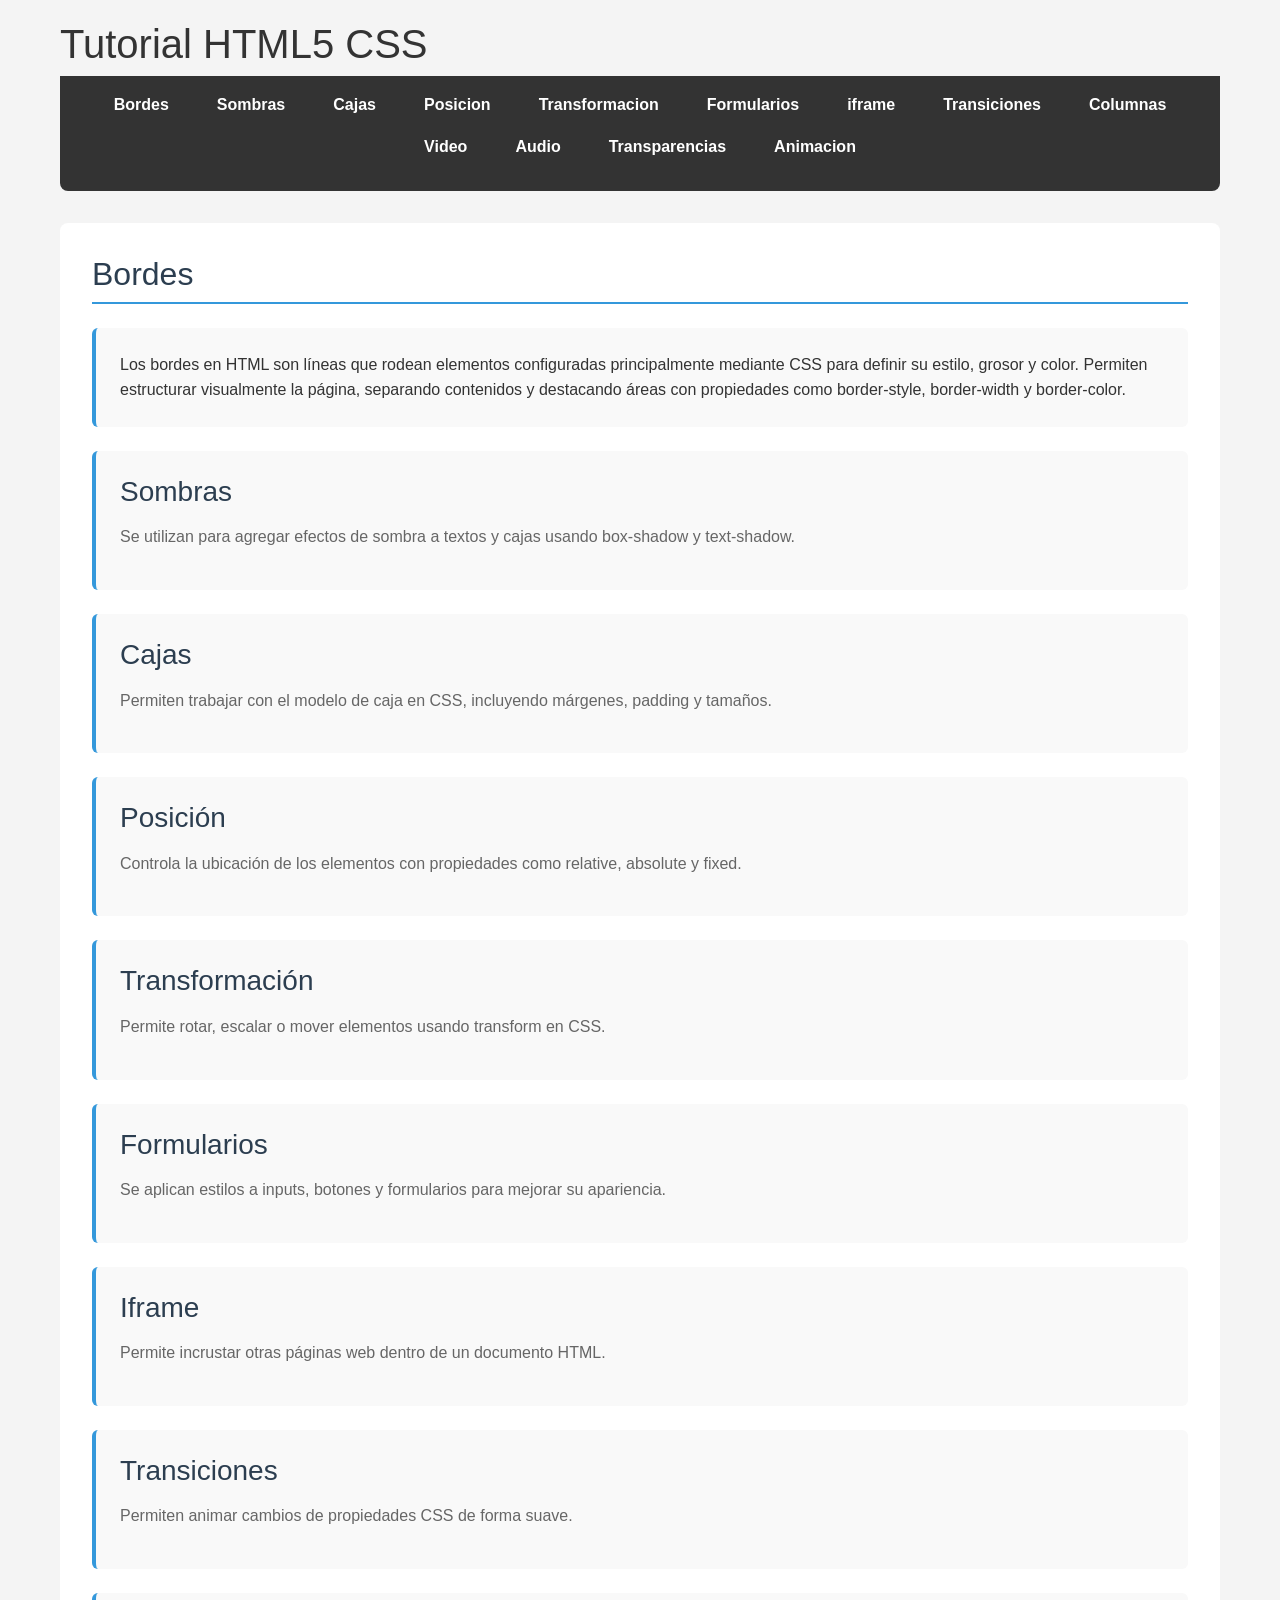
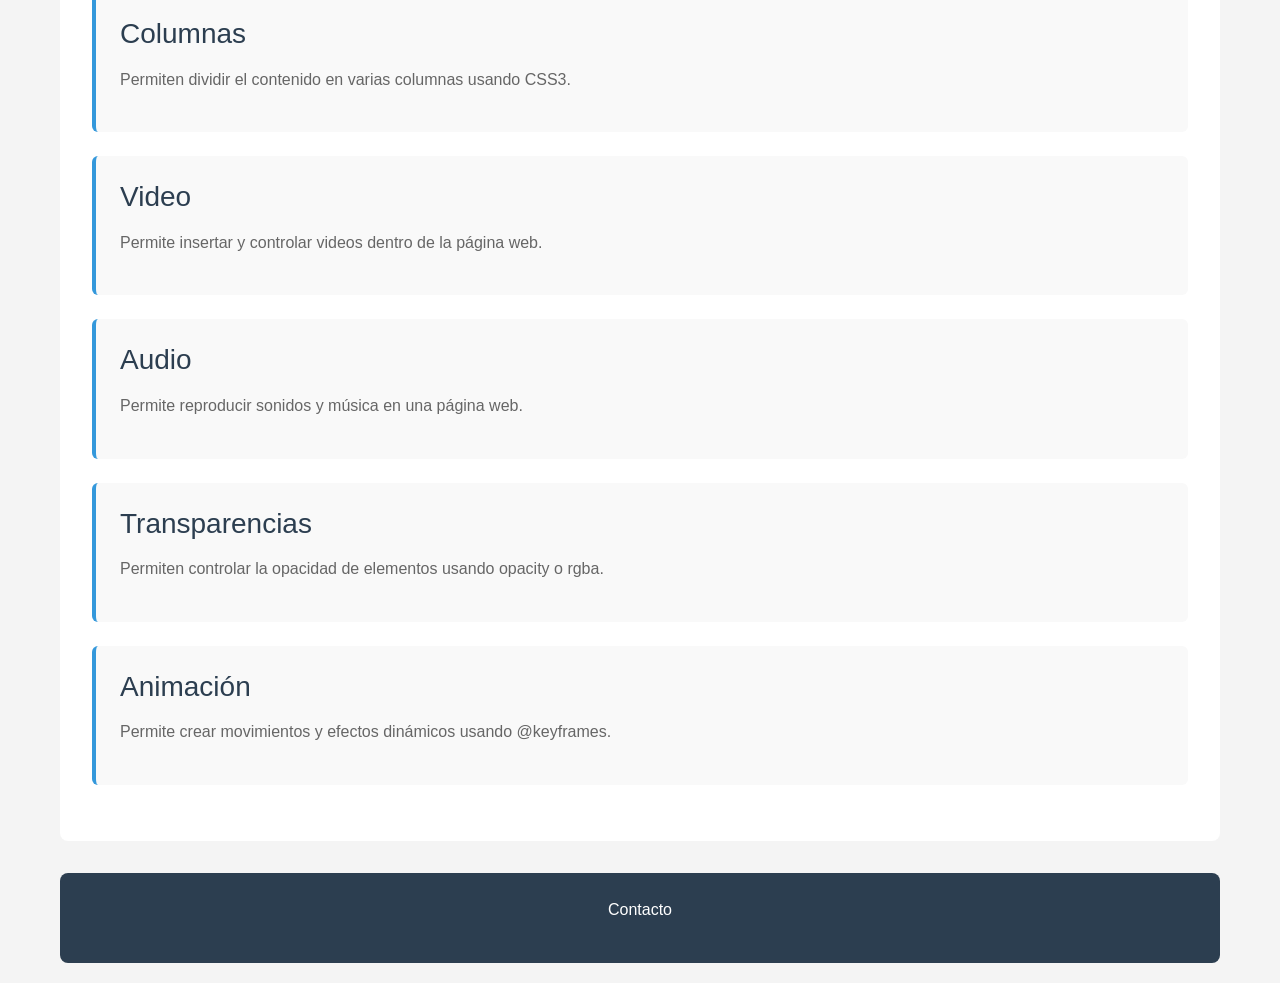
<file: index.html>
<!DOCTYPE html>
<html lang="en">

<head>
    <meta charset="UTF-8">
    <meta name="viewport" content="width=device-width, initial-scale=1.0">
    <title>Tutorial</title>
    <link rel="stylesheet" href="https://cdn.jsdelivr.net/npm/bootstrap@4.4.1/dist/css/bootstrap.min.css"
        integrity="sha384-Vkoo8x4CGsO3+Hhxv8T/Q5PaXtkKtu6ug5TOeNV6gBiFeWPGFN9MuhOf23Q9Ifjh" crossorigin="anonymous">
    <link rel="stylesheet" href="css/style1.css">
</head>

<body>
    <header>
        <H1>Tutorial HTML5 CSS</H1>
    </header>
    <nav>
        <ul>
            <li><a href="bordes.html"> Bordes</a></li>
            <li><a href="sombras.html"> Sombras</a></li>
            <li><a href="imagenes.html"> Cajas</a></li>
            <li><a href="Posicion.html"> Posicion</a></li>
            <li><a href="Transformacion.hmtl"> Transformacion</a></li>
            <li><a href="Formularios.html"> Formularios</a></li>
            <li><a href="iframe.html">iframe</a></li>
            <li><a href="Transiciones.html">Transiciones</a></li>
            <li><a href="Columnas.html">Columnas</a></li>
            <li><a href="Video.html">Video</a></li>
            <li><a href="Audio.html">Audio</a></li>
            <li><a href="Transparencias.html">Transparencias</a></li>
            <li><a href="Animacion.html">Animacion</a></li>
        </ul>

    </nav>
    <section>
        <h2>Bordes</h2>
        <article> Los bordes en HTML son líneas que rodean elementos configuradas
            principalmente mediante CSS para definir su estilo, grosor y color. Permiten estructurar visualmente
            la página, separando contenidos y destacando áreas con propiedades como border-style, border-width y
            border-color.</article>
        <article>
            <h3>Sombras</h3>
            <p>Se utilizan para agregar efectos de sombra a textos y cajas usando box-shadow y text-shadow.</p>
        </article>

        <article>
            <h3>Cajas</h3>
            <p>Permiten trabajar con el modelo de caja en CSS, incluyendo márgenes, padding y tamaños.</p>
        </article>

        <article>
            <h3>Posición</h3>
            <p>Controla la ubicación de los elementos con propiedades como relative, absolute y fixed.</p>
        </article>

        <article>
            <h3>Transformación</h3>
            <p>Permite rotar, escalar o mover elementos usando transform en CSS.</p>
        </article>

        <article>
            <h3>Formularios</h3>
            <p>Se aplican estilos a inputs, botones y formularios para mejorar su apariencia.</p>
        </article>

        <article>
            <h3>Iframe</h3>
            <p>Permite incrustar otras páginas web dentro de un documento HTML.</p>
        </article>

        <article>
            <h3>Transiciones</h3>
            <p>Permiten animar cambios de propiedades CSS de forma suave.</p>
        </article>

        <article>
            <h3>Columnas</h3>
            <p>Permiten dividir el contenido en varias columnas usando CSS3.</p>
        </article>

        <article>
            <h3>Video</h3>
            <p>Permite insertar y controlar videos dentro de la página web.</p>
        </article>

        <article>
            <h3>Audio</h3>
            <p>Permite reproducir sonidos y música en una página web.</p>
        </article>

        <article>
            <h3>Transparencias</h3>
            <p>Permiten controlar la opacidad de elementos usando opacity o rgba.</p>
        </article>

        <article>
            <h3>Animación</h3>
            <p>Permite crear movimientos y efectos dinámicos usando @keyframes.</p>
        </article>
    </section>
    <aside></aside>
    <footer>
        <p>Contacto</p>
    </footer>
</body>

</html>
</file>
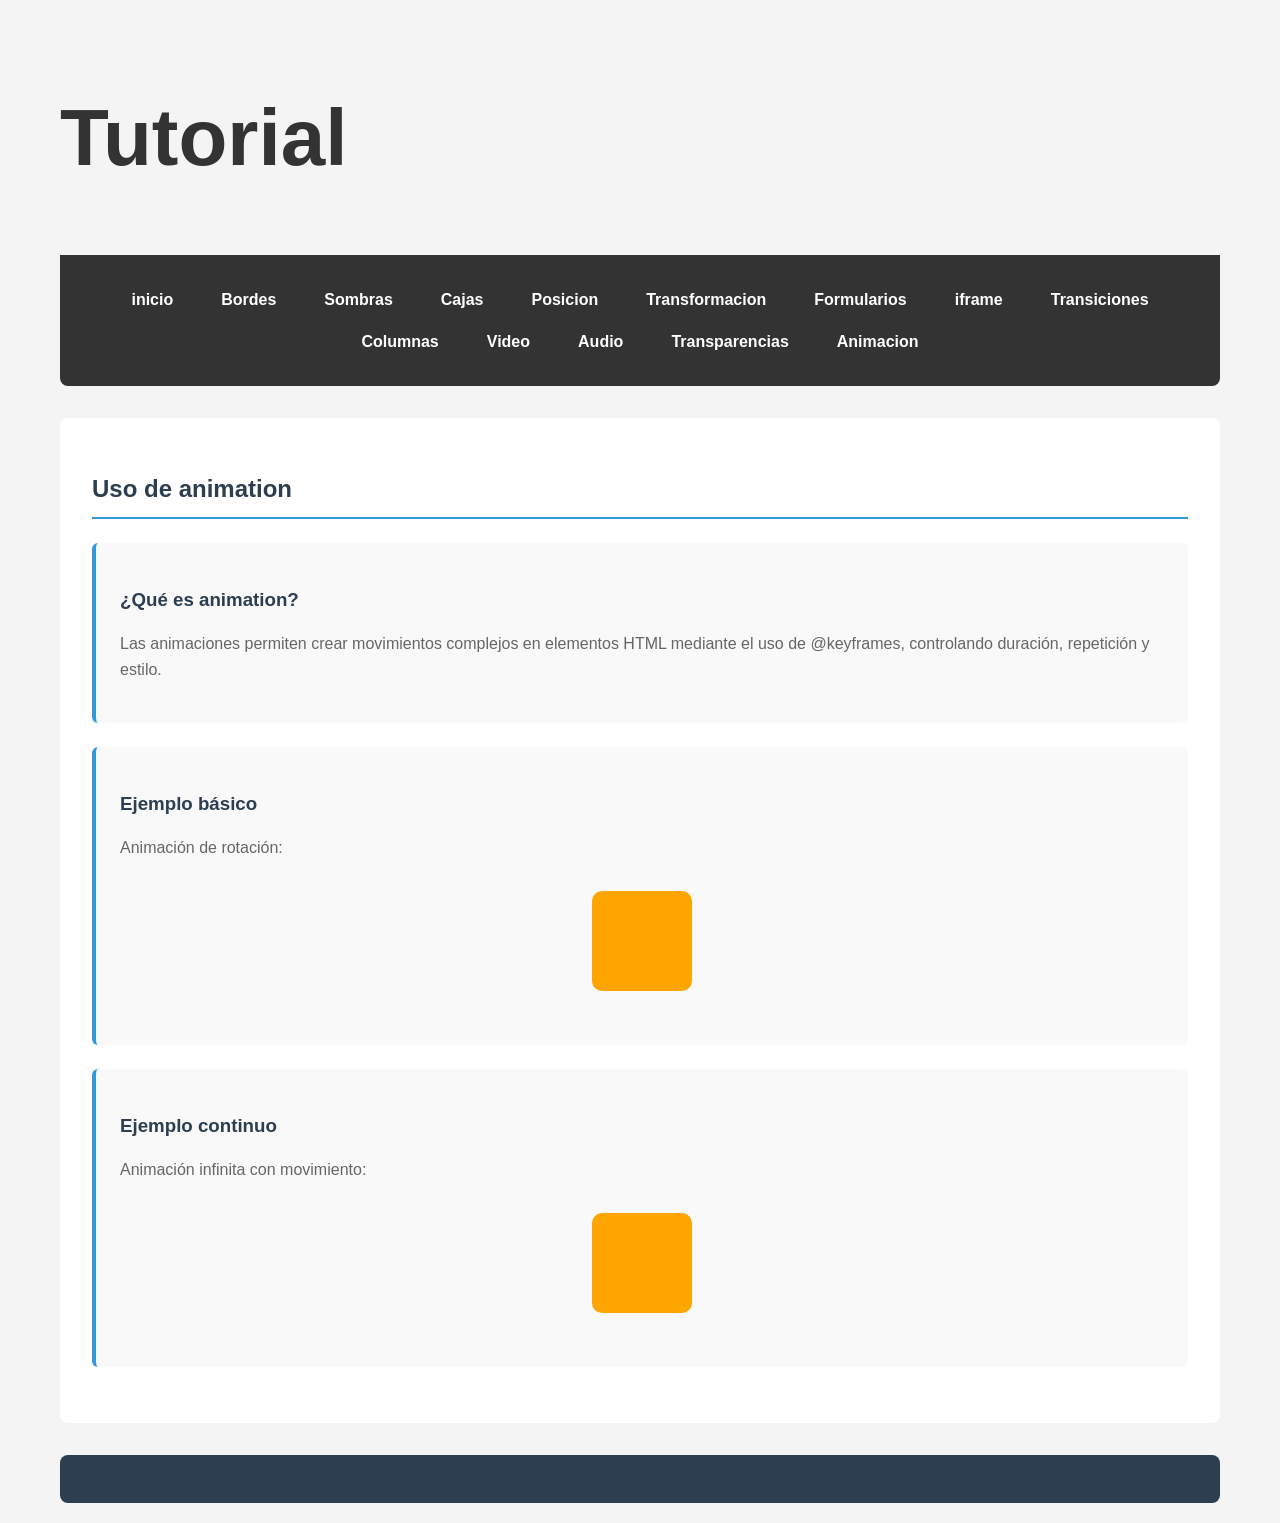
<file: Animacion.html>
<!DOCTYPE html>
<html lang="en">

<head>
    <meta charset="UTF-8">
    <meta name="viewport" content="width=device-width, initial-scale=1.0">
    <title>Animacion</title>
    <link rel="stylesheet" href="css/style1.css">
</head>

<body>
    <header>
        <H1>Tutorial</H1>
    </header>
    <nav>
        <ul>
            <li><a href="index.html"> inicio</a></li>
            <li><a href="bordes.html"> Bordes</a></li>
            <li><a href="sombras.html"> Sombras</a></li>
            <li><a href="imagenes.html"> Cajas</a></li>
            <li><a href="Posicion.html"> Posicion</a></li>
            <li><a href="Transformacion.html"> Transformacion</a></li>
            <li><a href="Formularios.html"> Formularios</a></li>
            <li><a href="iframe.html">iframe</a></li>
            <li><a href="Transiciones.html">Transiciones</a></li>
            <li><a href="Columnas.html">Columnas</a></li>
            <li><a href="Video.html">Video</a></li>
            <li><a href="Audio.html">Audio</a></li>
            <li><a href="Transparencias.html">Transparencias</a></li>
            <li><a href="Animacion.html">Animacion</a></li>
        </ul>
    </nav>
    <section>
      <h2>Uso de animation</h2>

    <article>
        <h3>¿Qué es animation?</h3>
        <p>
            Las animaciones permiten crear movimientos complejos en elementos HTML 
            mediante el uso de @keyframes, controlando duración, repetición y estilo.
        </p>
    </article>

    <article>
        <h3>Ejemplo básico</h3>
        <p>Animación de rotación:</p>

        <div id="martillo"></div>
    </article>

    <article>
        <h3>Ejemplo continuo</h3>
        <p>Animación infinita con movimiento:</p>

        <div id="martillo2"></div>
    </article>

    </section>
    <aside></aside>
    <footer></footer>
</body>

</html>
</file>
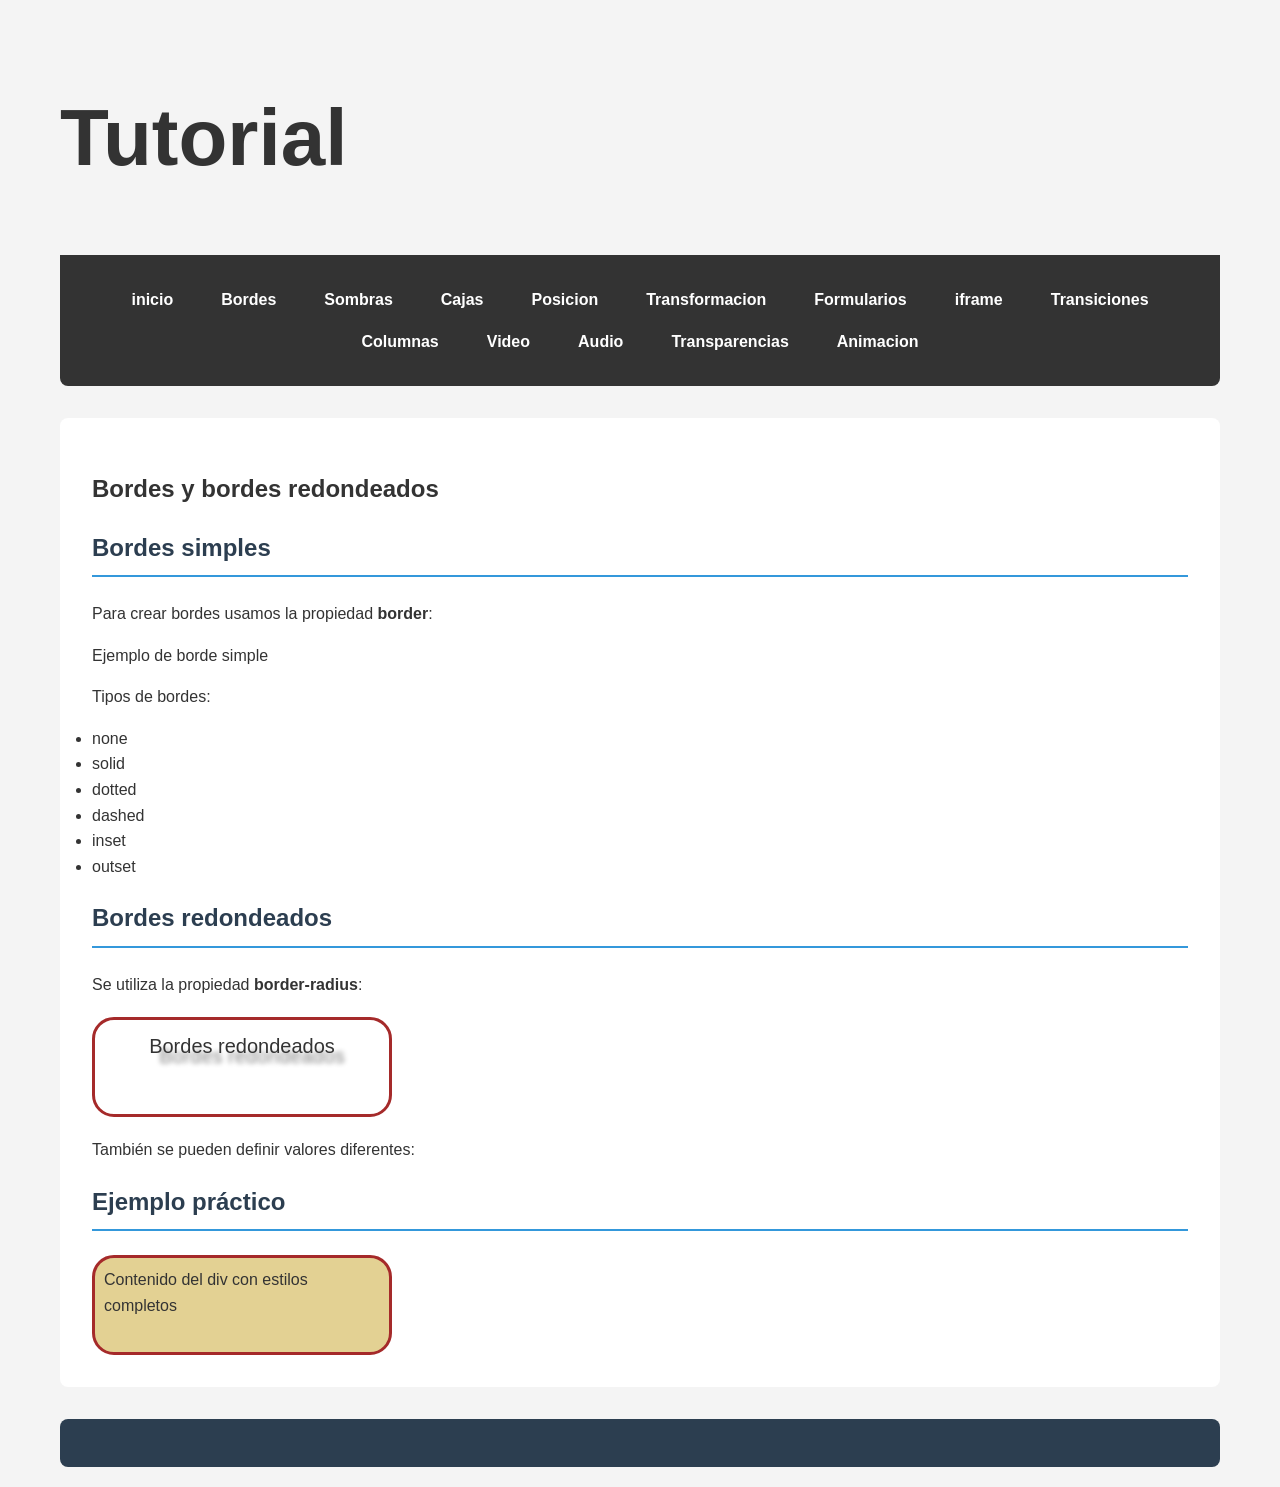
<file: bordes.html>
<!DOCTYPE html>
<html lang="en">

<head>
    <meta charset="UTF-8">
    <meta name="viewport" content="width=device-width, initial-scale=1.0">
    <title>Bordes y Sombras</title>
    <link rel="stylesheet" href="css/style1.css">
</head>

<body>
    <header>
        <h1>Tutorial </h1>
    </header>
    <nav>
        <ul>
            <li><a href="index.html"> inicio</a></li>
            <li><a href="bordes.html"> Bordes</a></li>
            <li><a href="sombras.html"> Sombras</a></li>
            <li><a href="cajas.html"> Cajas</a></li>
            <li><a href="Posicion.html"> Posicion</a></li>
            <li><a href="Transformacion.hmtl"> Transformacion</a></li>
            <li><a href="Formularios.html"> Formularios</a></li>
            <li><a href="iframe.html">iframe</a></li>
            <li><a href="Transiciones.html">Transiciones</a></li>
            <li><a href="Columnas.html">Columnas</a></li>
            <li><a href="Video.html">Video</a></li>
            <li><a href="Audio.hmtl">Audio</a></li>
            <li><a href="Transparencias.html">Transparencias</a></li>
            <li><a href="Animacion.html">Animacion</a></li>
        </ul>
    </nav>
    <section>
        <h1>Bordes y bordes redondeados</h1>

        <h2>Bordes simples</h2>

        <p>
            Para crear bordes usamos la propiedad <strong>border</strong>:
        </p>

        <div class="borde-simple">
            Ejemplo de borde simple
        </div>
        <p>Tipos de bordes:</p>
        <ul>
            <li>none</li>
            <li>solid</li>
            <li>dotted</li>
            <li>dashed</li>
            <li>inset</li>
            <li>outset</li>
        </ul>

        <h2>Bordes redondeados</h2>

        <p>
            Se utiliza la propiedad <strong>border-radius</strong>:
        </p>

        <div id="apartado1">
            Bordes redondeados
        </div>


        <p>
            También se pueden definir valores diferentes:
        </p>
        <h2>Ejemplo práctico</h2>

        <div id="apartado2">
            Contenido del div con estilos completos
        </div>
    </section>
    <footer></footer>
</body>

</html>
</file>
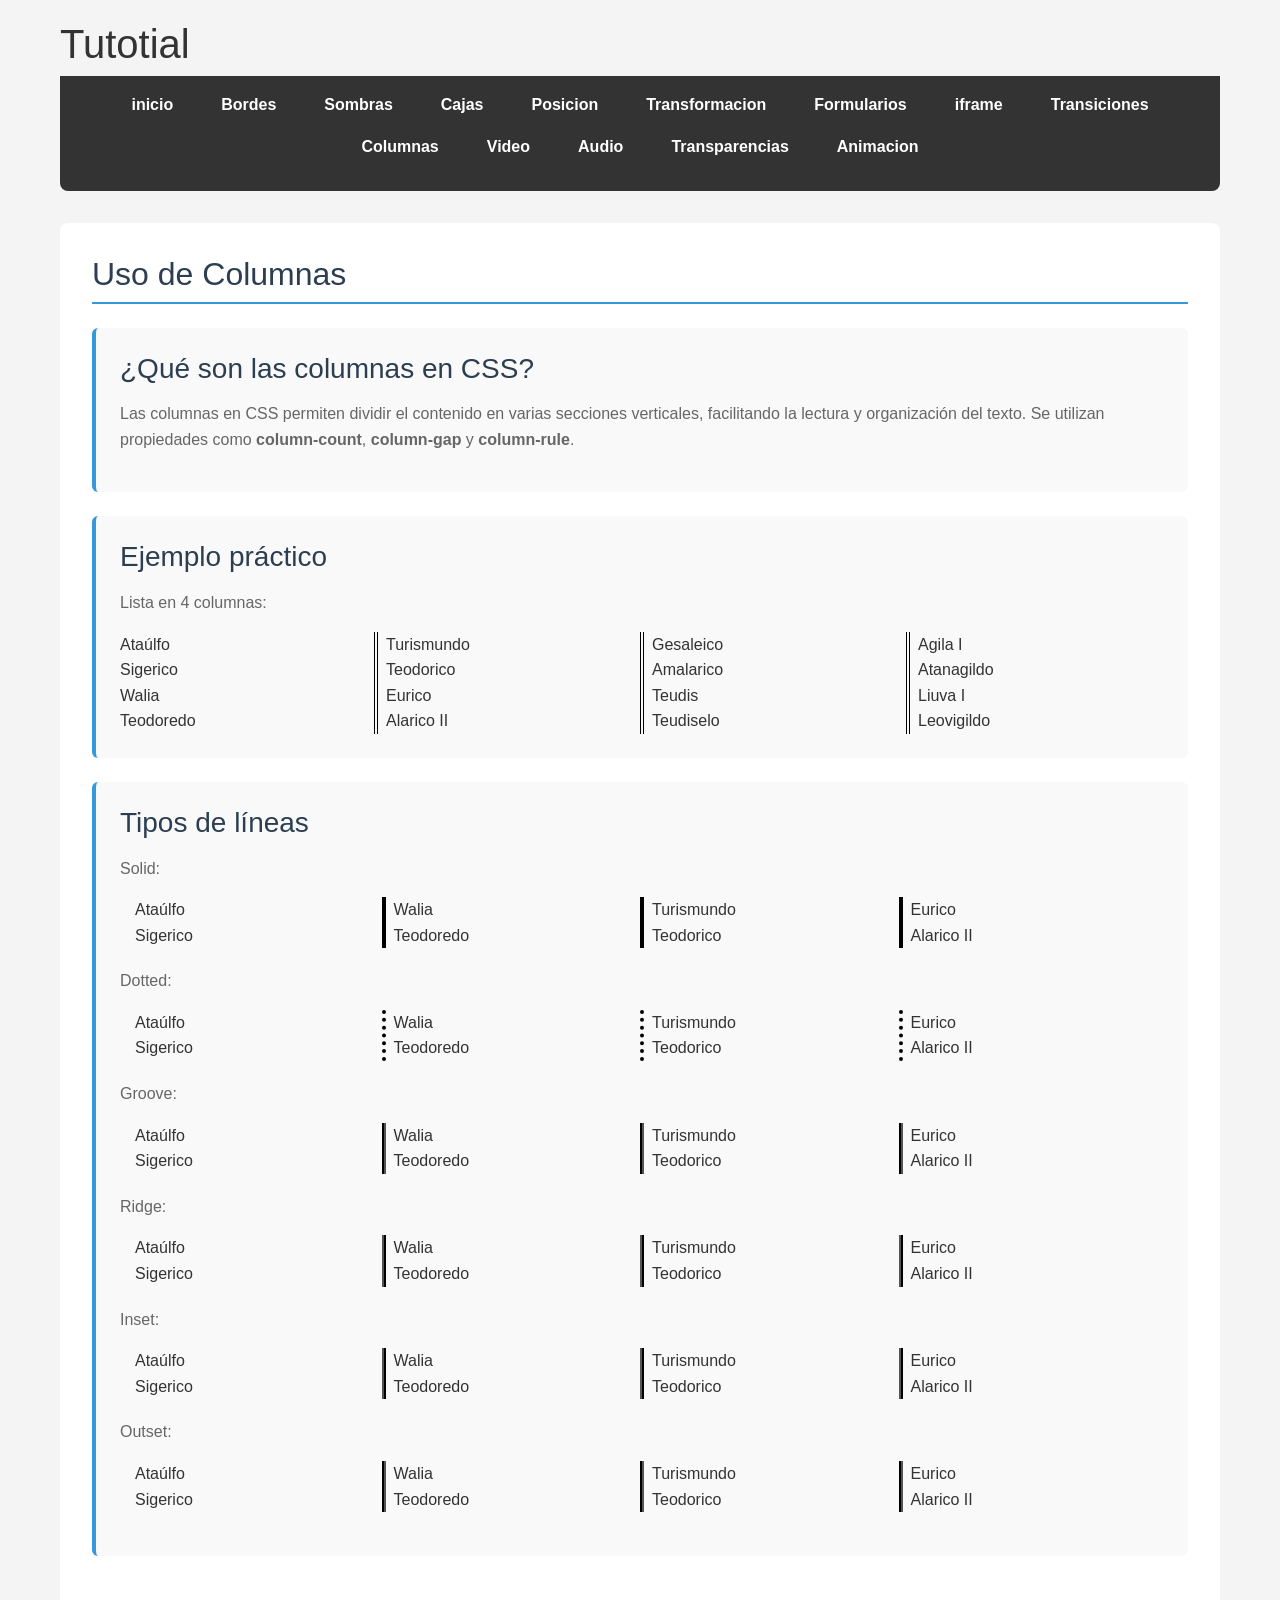
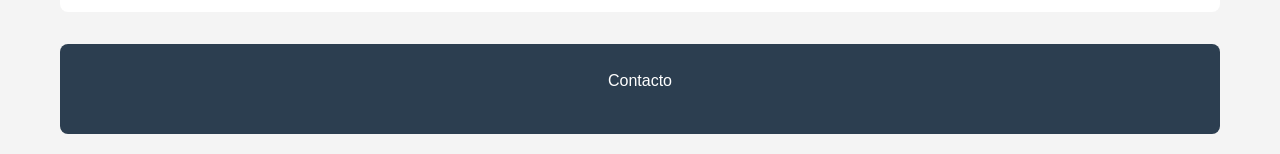
<file: Columnas.html>
<!DOCTYPE html>
<html lang="en">

<head>
    <meta charset="UTF-8">
    <meta name="viewport" content="width=device-width, initial-scale=1.0">
    <title>Columnas</title>
    <link rel="stylesheet" href="https://cdn.jsdelivr.net/npm/bootstrap@4.4.1/dist/css/bootstrap.min.css"
        integrity="sha384-Vkoo8x4CGsO3+Hhxv8T/Q5PaXtkKtu6ug5TOeNV6gBiFeWPGFN9MuhOf23Q9Ifjh" crossorigin="anonymous">
    <link rel="stylesheet" href="css/style1.css">
</head>

<body>
    <header>
        <H1>Tutotial</H1>
    </header>
    <nav>
        <ul>
            <li><a href="index.html"> inicio</a></li>
            <li><a href="bordes.html"> Bordes</a></li>
            <li><a href="sombras.html"> Sombras</a></li>
            <li><a href="imagenes.html"> Cajas</a></li>
            <li><a href="Posicion.html"> Posicion</a></li>
            <li><a href="Transformacion.hmtl"> Transformacion</a></li>
            <li><a href="Formularios.html"> Formularios</a></li>
            <li><a href="iframe.html">iframe</a></li>
            <li><a href="Transiciones.html">Transiciones</a></li>
            <li><a href="Columnas.html">Columnas</a></li>
            <li><a href="Video.html">Video</a></li>
            <li><a href="Audio.hmtl">Audio</a></li>
            <li><a href="Transparencias.html">Transparencias</a></li>
            <li><a href="Animacion.html">Animacion</a></li>
        </ul>

    </nav>
    <section>
        <h2>Uso de Columnas</h2>

        <article>
            <h3>¿Qué son las columnas en CSS?</h3>
            <p>
                Las columnas en CSS permiten dividir el contenido en varias secciones verticales,
                facilitando la lectura y organización del texto. Se utilizan propiedades como
                <strong>column-count</strong>, <strong>column-gap</strong> y <strong>column-rule</strong>.
            </p>
        </article>

        <article>
            <h3>Ejemplo práctico</h3>
            <p>Lista en 4 columnas:</p>

            <div id="columnas">
                <li>Ataúlfo</li>
                <li>Sigerico</li>
                <li>Walia</li>
                <li>Teodoredo</li>
                <li>Turismundo</li>
                <li>Teodorico</li>
                <li>Eurico</li>
                <li>Alarico II</li>
                <li>Gesaleico</li>
                <li>Amalarico</li>
                <li>Teudis</li>
                <li>Teudiselo</li>
                <li>Agila I</li>
                <li>Atanagildo</li>
                <li>Liuva I</li>
                <li>Leovigildo</li>
            </div>
        </article>

        <article>
            <h3>Tipos de líneas</h3>

            <p>Solid:</p>
            <div class="col solid">
                <li>Ataúlfo</li>
                <li>Sigerico</li>
                <li>Walia</li>
                <li>Teodoredo</li>
                <li>Turismundo</li>
                <li>Teodorico</li>
                <li>Eurico</li>
                <li>Alarico II</li>
            </div>

            <p>Dotted:</p>
            <div class="col dotted">
                <li>Ataúlfo</li>
                <li>Sigerico</li>
                <li>Walia</li>
                <li>Teodoredo</li>
                <li>Turismundo</li>
                <li>Teodorico</li>
                <li>Eurico</li>
                <li>Alarico II</li>
            </div>
            <p>Groove:</p>
            <div class="col groove">
                <li>Ataúlfo</li>
                <li>Sigerico</li>
                <li>Walia</li>
                <li>Teodoredo</li>
                <li>Turismundo</li>
                <li>Teodorico</li>
                <li>Eurico</li>
                <li>Alarico II</li>
            </div>

            <p>Ridge:</p>
            <div class="col ridge">
                <li>Ataúlfo</li>
                <li>Sigerico</li>
                <li>Walia</li>
                <li>Teodoredo</li>
                <li>Turismundo</li>
                <li>Teodorico</li>
                <li>Eurico</li>
                <li>Alarico II</li>
            </div>

            <p>Inset:</p>
            <div class="col inset">
                <li>Ataúlfo</li>
                <li>Sigerico</li>
                <li>Walia</li>
                <li>Teodoredo</li>
                <li>Turismundo</li>
                <li>Teodorico</li>
                <li>Eurico</li>
                <li>Alarico II</li>
            </div>

            <p>Outset:</p>
            <div class="col outset">
                <li>Ataúlfo</li>
                <li>Sigerico</li>
                <li>Walia</li>
                <li>Teodoredo</li>
                <li>Turismundo</li>
                <li>Teodorico</li>
                <li>Eurico</li>
                <li>Alarico II</li>
            </div>

        </article>
    </section>
    <aside></aside>
    <footer>
        <p>Contacto</p>
    </footer>
</body>

</html>
</file>
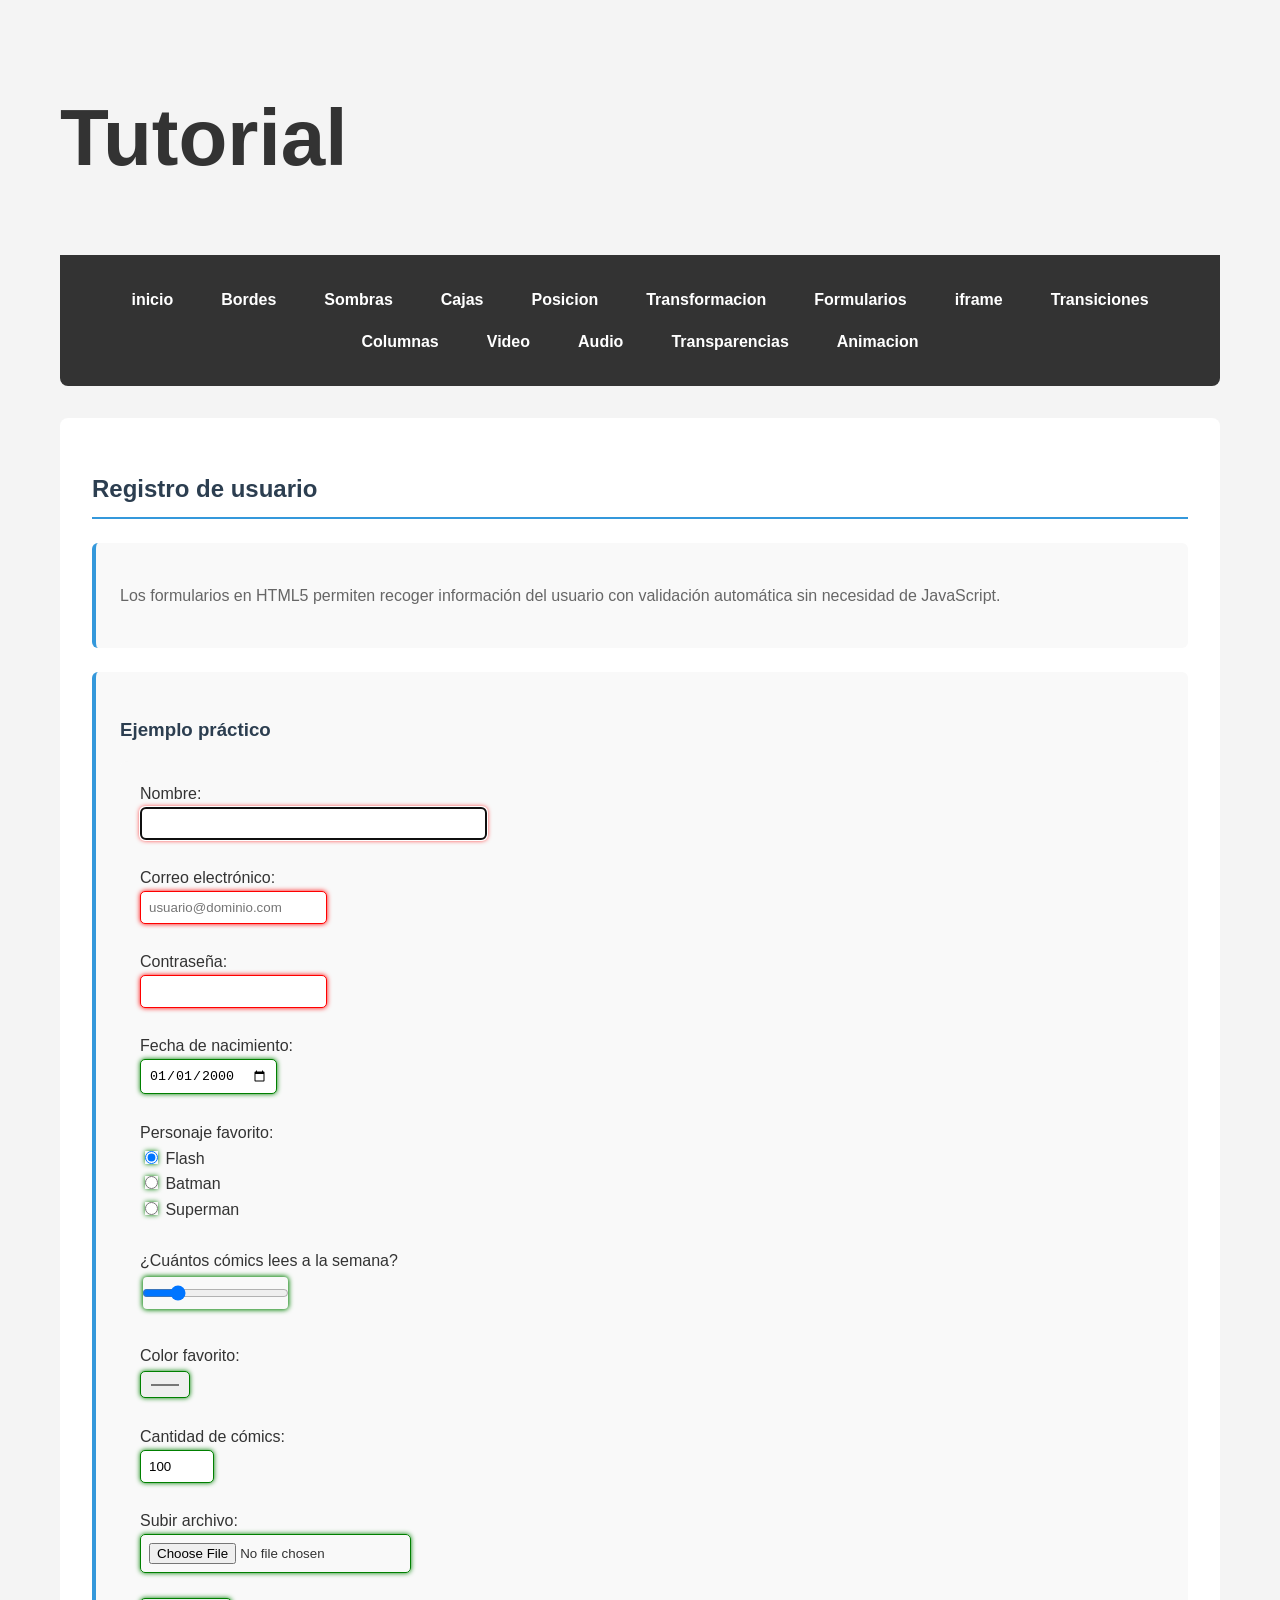
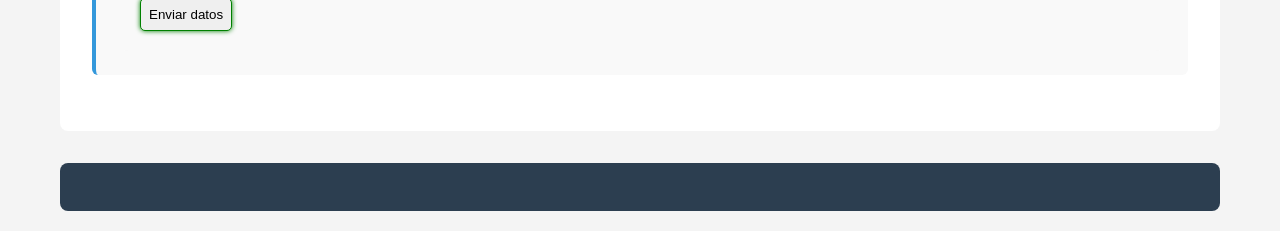
<file: Formularios.html>
<!DOCTYPE html>
<html lang="en">

<head>
    <meta charset="UTF-8">
    <meta name="viewport" content="width=device-width, initial-scale=1.0">
    <title>Formularios</title>
    <link rel="stylesheet" href="css/style1.css">
</head>

<body>
    <header>
        <H1>Tutorial</H1>
    </header>
    <nav>
        <ul>
            <li><a href="index.html"> inicio</a></li>
            <li><a href="bordes.html"> Bordes</a></li>
            <li><a href="sombras.html"> Sombras</a></li>
            <li><a href="imagenes.html"> Cajas</a></li>
            <li><a href="Posicion.html"> Posicion</a></li>
            <li><a href="Transformacion.hmtl"> Transformacion</a></li>
            <li><a href="Formularios.html"> Formularios</a></li>
            <li><a href="iframe.html">iframe</a></li>
            <li><a href="Transiciones.html">Transiciones</a></li>
            <li><a href="Columnas.html">Columnas</a></li>
            <li><a href="Video.html">Video</a></li>
            <li><a href="Audio.hmtl">Audio</a></li>
            <li><a href="Transparencias.html">Transparencias</a></li>
            <li><a href="Animacion.html">Animacion</a></li>
        </ul>
    </nav>
    <section>
        <h2>Registro de usuario</h2>

        <article>
            <p>
                Los formularios en HTML5 permiten recoger información del usuario
                con validación automática sin necesidad de JavaScript.
            </p>
        </article>

        <article>
            <h3>Ejemplo práctico</h3>

            <form action="#" method="post">

                <label>Nombre:</label><br>
                <input type="text" name="nombre" size="40" required autofocus title="Escribe tu nombre"><br><br>

                <label>Correo electrónico:</label><br>
                <input type="email" name="correo" placeholder="usuario@dominio.com" required
                    title="Introduce un correo válido"><br><br>

                <label>Contraseña:</label><br>
                <input type="password" name="password" required><br><br>

                <label>Fecha de nacimiento:</label><br>
                <input type="date" name="fecha" value="2000-01-01"><br><br>

                <label>Personaje favorito:</label><br>
                <input type="radio" name="personaje" value="Flash" checked> Flash<br>
                <input type="radio" name="personaje" value="Batman"> Batman<br>
                <input type="radio" name="personaje" value="Superman"> Superman<br><br>

                <label>¿Cuántos cómics lees a la semana?</label><br>
                <input type="range" min="1" max="7" value="2"><br><br>

                <label>Color favorito:</label><br>
                <input type="color" value="#ff0000"><br><br>

                <label>Cantidad de cómics:</label><br>
                <input type="number" min="100" max="9000" value="100"><br><br>

                <label>Subir archivo:</label><br>
                <input type="file" accept="image/*"><br><br>

                <input type="submit" value="Enviar datos">

            </form>

        </article>

    </section>
    <aside></aside>
    <footer></footer>
</body>

</html>
</file>
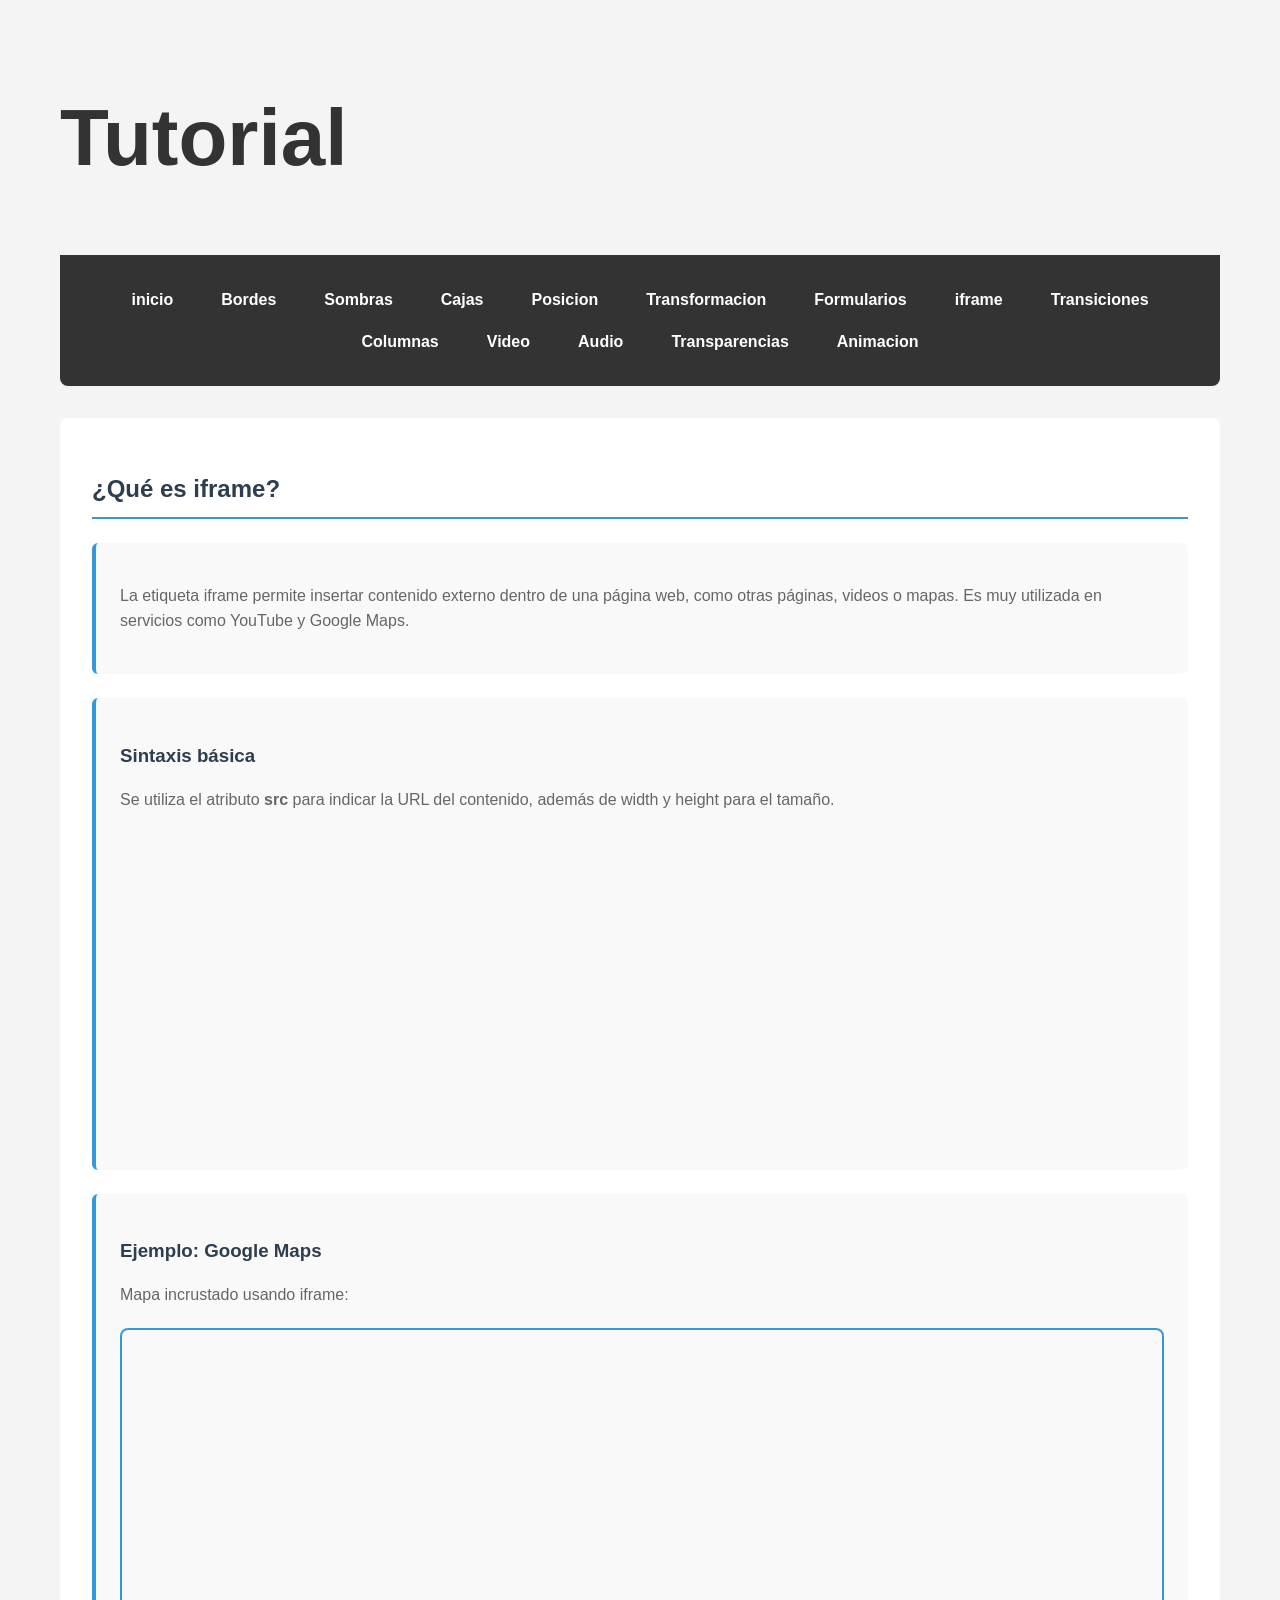
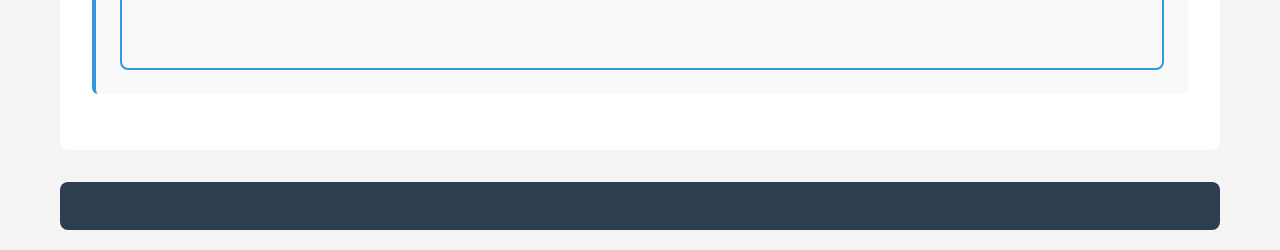
<file: iframe.html>
<!DOCTYPE html>
<html lang="en">

<head>
    <meta charset="UTF-8">
    <meta name="viewport" content="width=device-width, initial-scale=1.0">
    <title>iframe</title>
    <link rel="stylesheet" href="css/style1.css">
</head>

<body>
    <header>
        <H1>Tutorial</H1>
    </header>
    <nav>
        <ul>
            <li><a href="index.html"> inicio</a></li>
            <li><a href="bordes.html"> Bordes</a></li>
            <li><a href="sombras.html"> Sombras</a></li>
            <li><a href="imagenes.html"> Cajas</a></li>
            <li><a href="Posicion.html"> Posicion</a></li>
            <li><a href="Transformacion.hmtl"> Transformacion</a></li>
            <li><a href="Formularios.html"> Formularios</a></li>
            <li><a href="iframe.html">iframe</a></li>
            <li><a href="Transiciones.html">Transiciones</a></li>
            <li><a href="Columnas.html">Columnas</a></li>
            <li><a href="Video.html">Video</a></li>
            <li><a href="Audio.hmtl">Audio</a></li>
            <li><a href="Transparencias.html">Transparencias</a></li>
            <li><a href="Animacion.html">Animacion</a></li>
        </ul>
    </nav>
    <section>
        <h2>¿Qué es iframe?</h2>

        <article>
            <p>
                La etiqueta iframe permite insertar contenido externo dentro de una página web,
                como otras páginas, videos o mapas. Es muy utilizada en servicios como YouTube
                y Google Maps.
            </p>
        </article>

        <article>
            <h3>Sintaxis básica</h3>
            <p>
                Se utiliza el atributo <b>src</b> para indicar la URL del contenido, además de
                width y height para el tamaño.
            </p>

            <iframe src="https://www.wikipedia.org" width="600" height="300" frameborder="0">
            </iframe>
        </article>

        <article>
            <h3>Ejemplo: Google Maps</h3>
            <p>Mapa incrustado usando iframe:</p>

            <div id="mapa">
                <iframe src="https://www.google.com/maps?q=Popayan,Colombia&output=embed" width="100%" height="300"
                    style="border:0;">
                </iframe>
            </div>
        </article>


    </section>
    <aside></aside>
    <footer></footer>
</body>

</html>
</file>
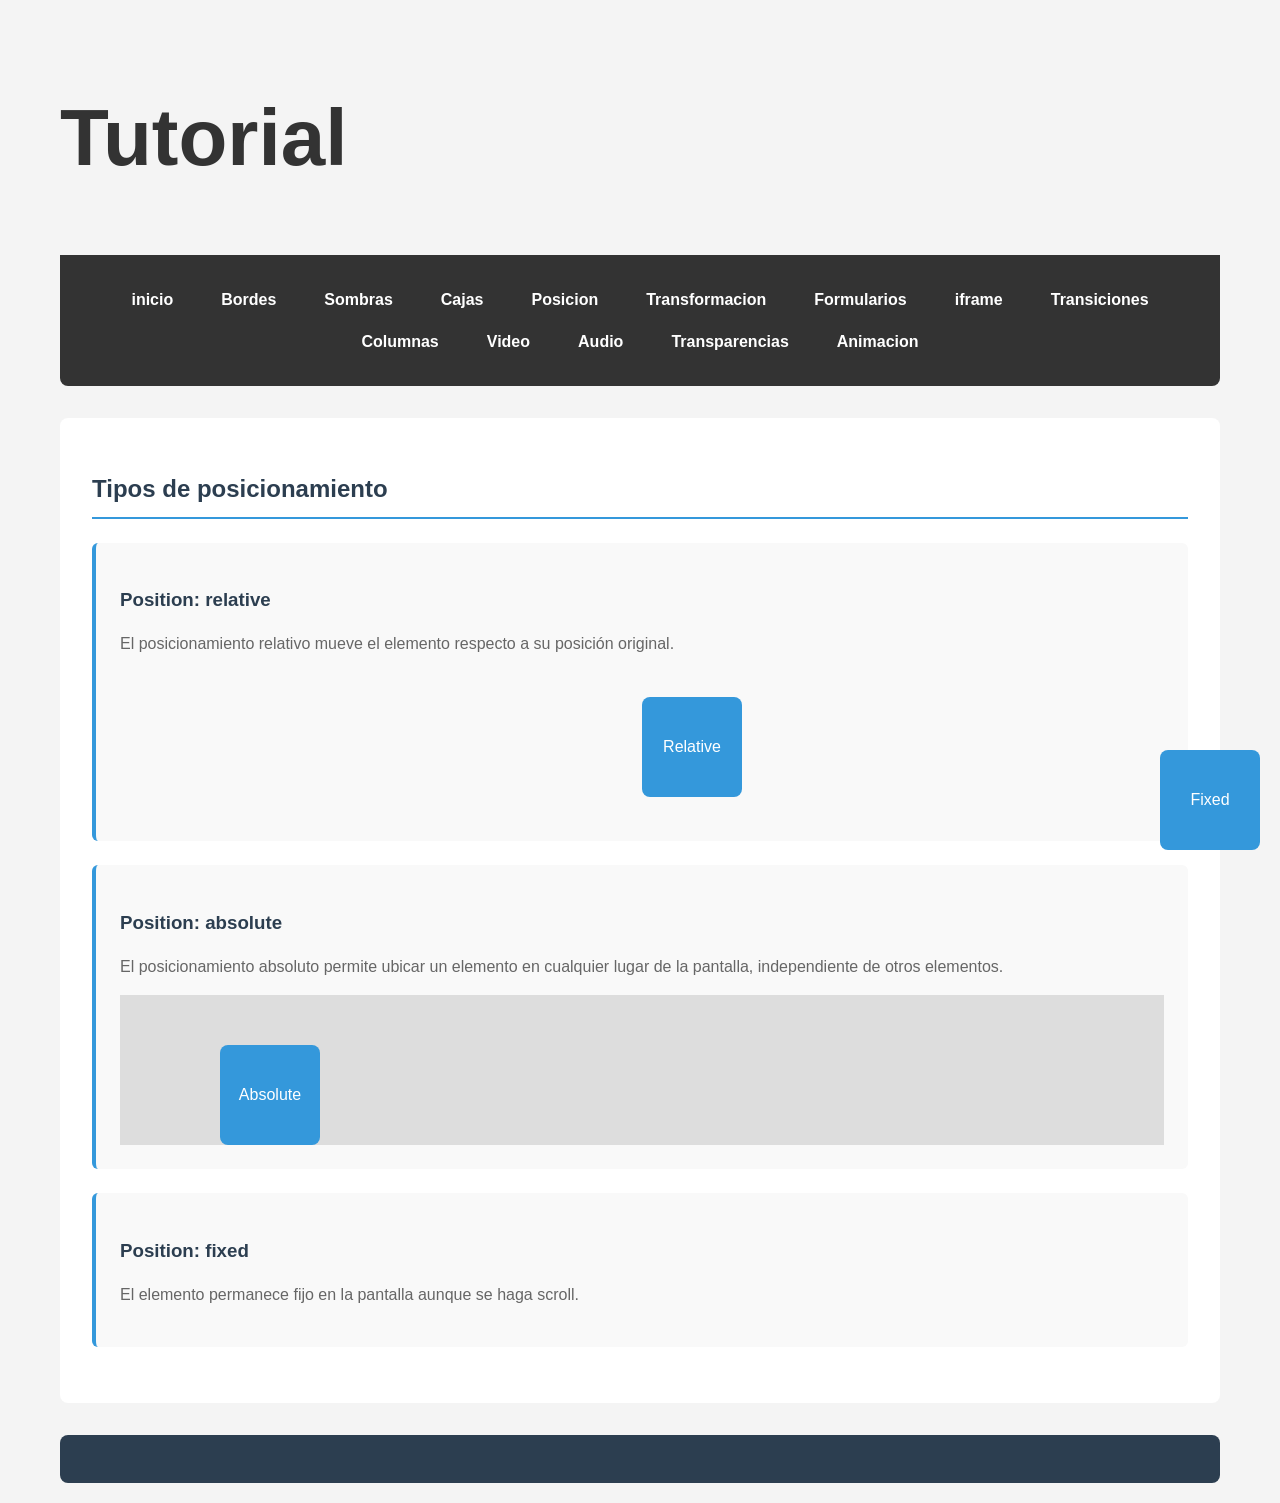
<file: Posicion.html>
<!DOCTYPE html>
<html lang="en">

<head>
    <meta charset="UTF-8">
    <meta name="viewport" content="width=device-width, initial-scale=1.0">
    <title>Posicion</title>
    <link rel="stylesheet" href="css/style1.css">
</head>

<body>
    <header>
        <H1>Tutorial</H1>
    </header>
    <nav>
        <ul>
            <li><a href="index.html"> inicio</a></li>
            <li><a href="bordes.html"> Bordes</a></li>
            <li><a href="sombras.html"> Sombras</a></li>
            <li><a href="imagenes.html"> Cajas</a></li>
            <li><a href="Posicion.html"> Posicion</a></li>
            <li><a href="Transformacion.hmtl"> Transformacion</a></li>
            <li><a href="Formularios.html"> Formularios</a></li>
            <li><a href="iframe.html">iframe</a></li>
            <li><a href="Transiciones.html">Transiciones</a></li>
            <li><a href="Columnas.html">Columnas</a></li>
            <li><a href="Video.html">Video</a></li>
            <li><a href="Audio.hmtl">Audio</a></li>
            <li><a href="Transparencias.html">Transparencias</a></li>
            <li><a href="Animacion.html">Animacion</a></li>
        </ul>
    </nav>
    <section>
        <h2>Tipos de posicionamiento</h2>

        <article>
            <h3>Position: relative</h3>
            <p>
                El posicionamiento relativo mueve el elemento respecto a su posición original.
            </p>
            <div class="caja relative">Relative</div>
        </article>

        <article>
            <h3>Position: absolute</h3>
            <p>
                El posicionamiento absoluto permite ubicar un elemento en cualquier lugar
                de la pantalla, independiente de otros elementos.
            </p>

            <div class="contenedor">
                <div class="caja absolute">Absolute</div>
            </div>
        </article>

        <article>
            <h3>Position: fixed</h3>
            <p>
                El elemento permanece fijo en la pantalla aunque se haga scroll.
            </p>
            <div class="caja fixed">Fixed</div>
        </article>
    </section>
    <aside></aside>
    <footer></footer>
</body>

</html>
</file>
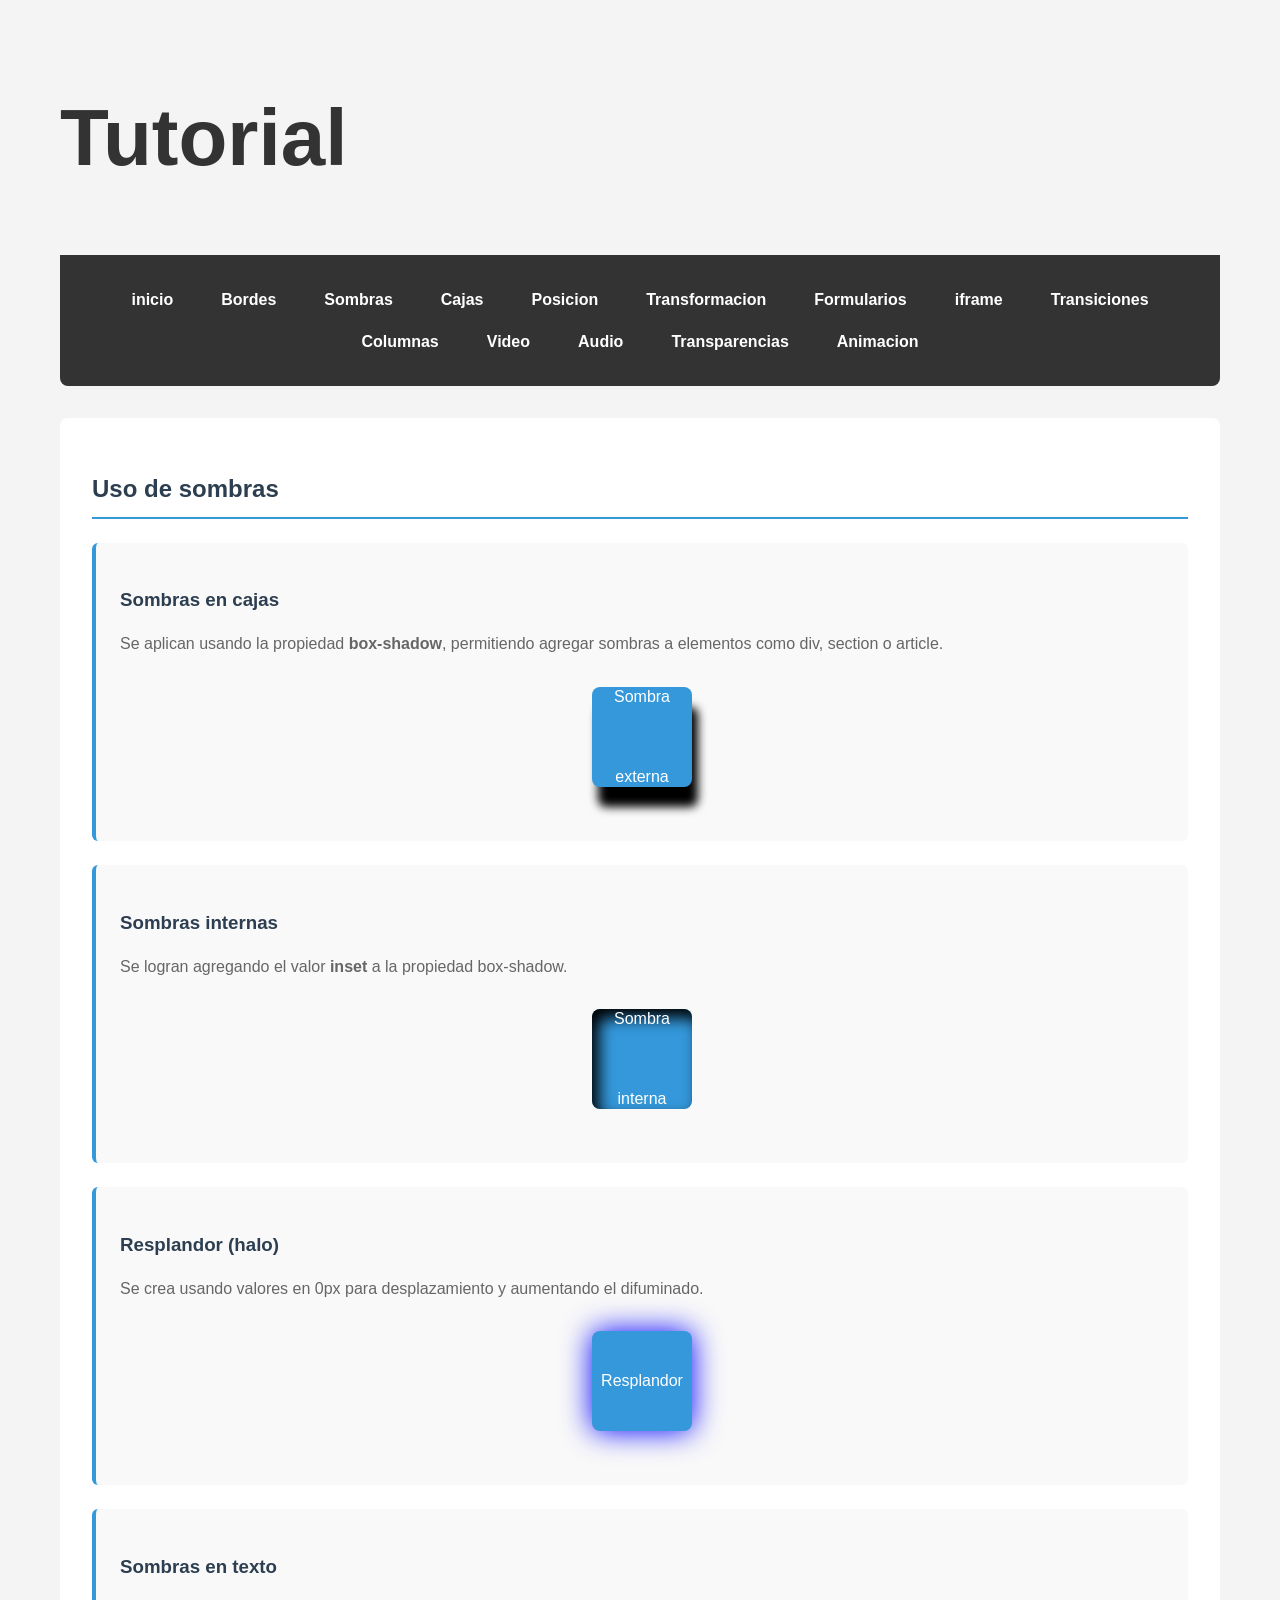
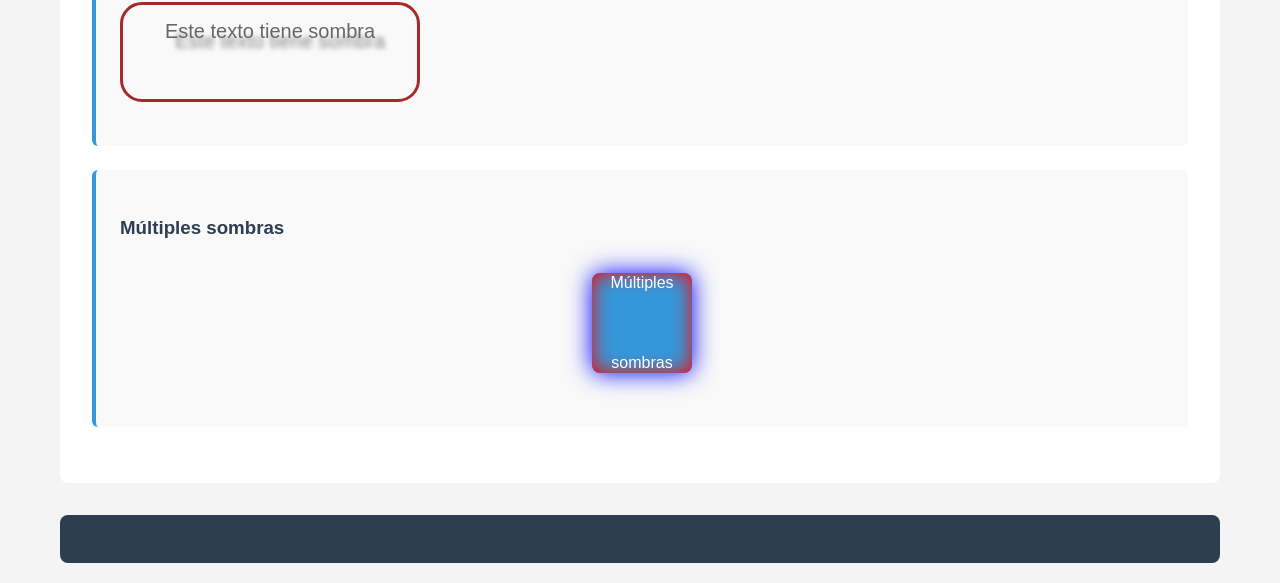
<file: sombras.html>
<!DOCTYPE html>
<html lang="en">

<head>
    <meta charset="UTF-8">
    <meta name="viewport" content="width=device-width, initial-scale=1.0">
    <title>Sombras</title>
    <link rel="stylesheet" href="css/style1.css">
</head>

<body>
    <header>
        <H1>Tutorial</H1>
    </header>
    <nav>
        <ul>
            <li><a href="index.html"> inicio</a></li>
            <li><a href="bordes.html"> Bordes</a></li>
            <li><a href="sombras.html"> Sombras</a></li>
            <li><a href="imagenes.html"> Cajas</a></li>
            <li><a href="Posicion.html"> Posicion</a></li>
            <li><a href="Transformacion.hmtl"> Transformacion</a></li>
            <li><a href="Formularios.html"> Formularios</a></li>
            <li><a href="iframe.html">iframe</a></li>
            <li><a href="Transiciones.html">Transiciones</a></li>
            <li><a href="Columnas.html">Columnas</a></li>
            <li><a href="Video.html">Video</a></li>
            <li><a href="Audio.hmtl">Audio</a></li>
            <li><a href="Transparencias.html">Transparencias</a></li>
            <li><a href="Animacion.html">Animacion</a></li>
        </ul>
    </nav>
    <section>
        <h2>Uso de sombras</h2>

        <article>
            <h3>Sombras en cajas</h3>
            <p>
                Se aplican usando la propiedad <strong>box-shadow</strong>, permitiendo agregar
                sombras a elementos como div, section o article.
            </p>
            <div class="caja sombra1">Sombra externa</div>
        </article>

        <article>
            <h3>Sombras internas</h3>
            <p>
                Se logran agregando el valor <strong>inset</strong> a la propiedad box-shadow.
            </p>
            <div class="caja sombra2">Sombra interna</div>
        </article>

        <article>
            <h3>Resplandor (halo)</h3>
            <p>
                Se crea usando valores en 0px para desplazamiento y aumentando el difuminado.
            </p>
            <div class="caja sombra3">Resplandor</div>
        </article>

        <article>
            <h3>Sombras en texto</h3>
            <p id="apartado1">Este texto tiene sombra</p>
        </article>

        <article>
            <h3>Múltiples sombras</h3>
            <div class="caja sombra4">Múltiples sombras</div>
        </article>

    </section>
    <aside></aside>
    <footer></footer>
</body>

</html>
</file>
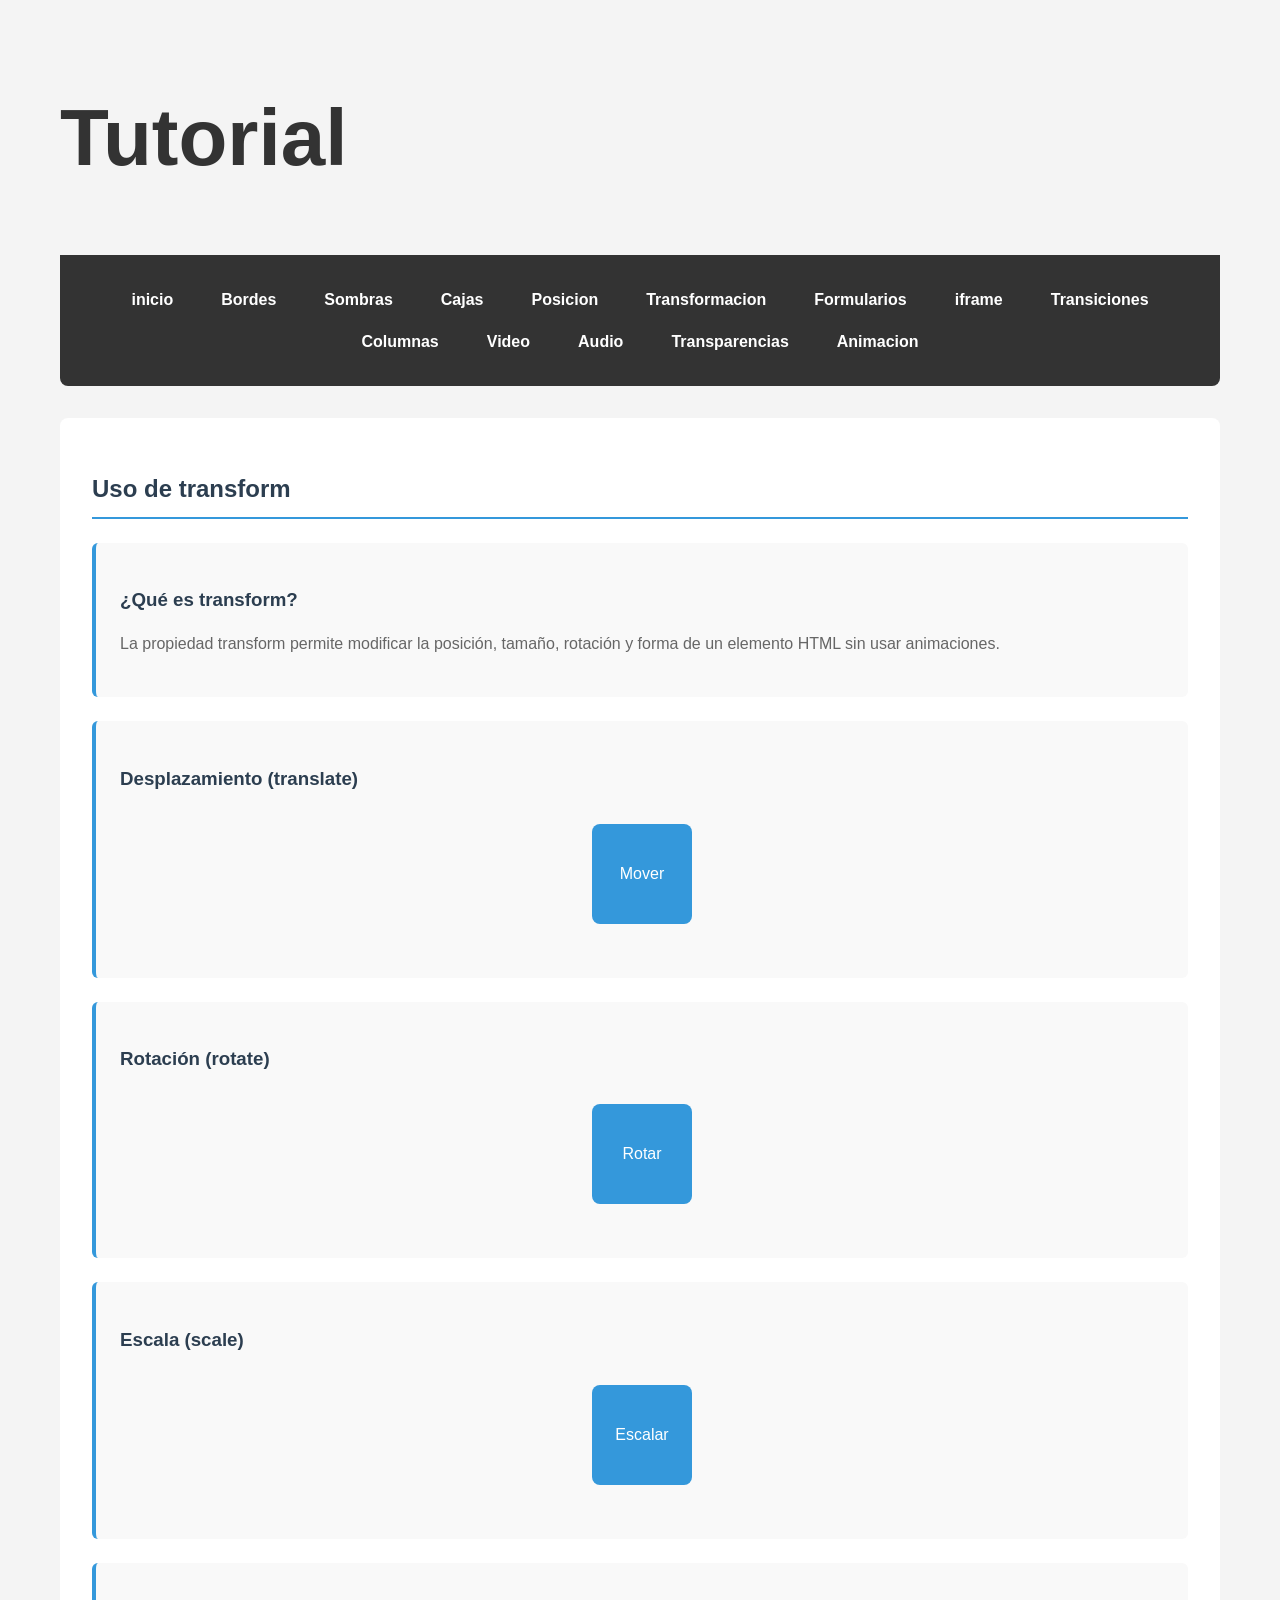
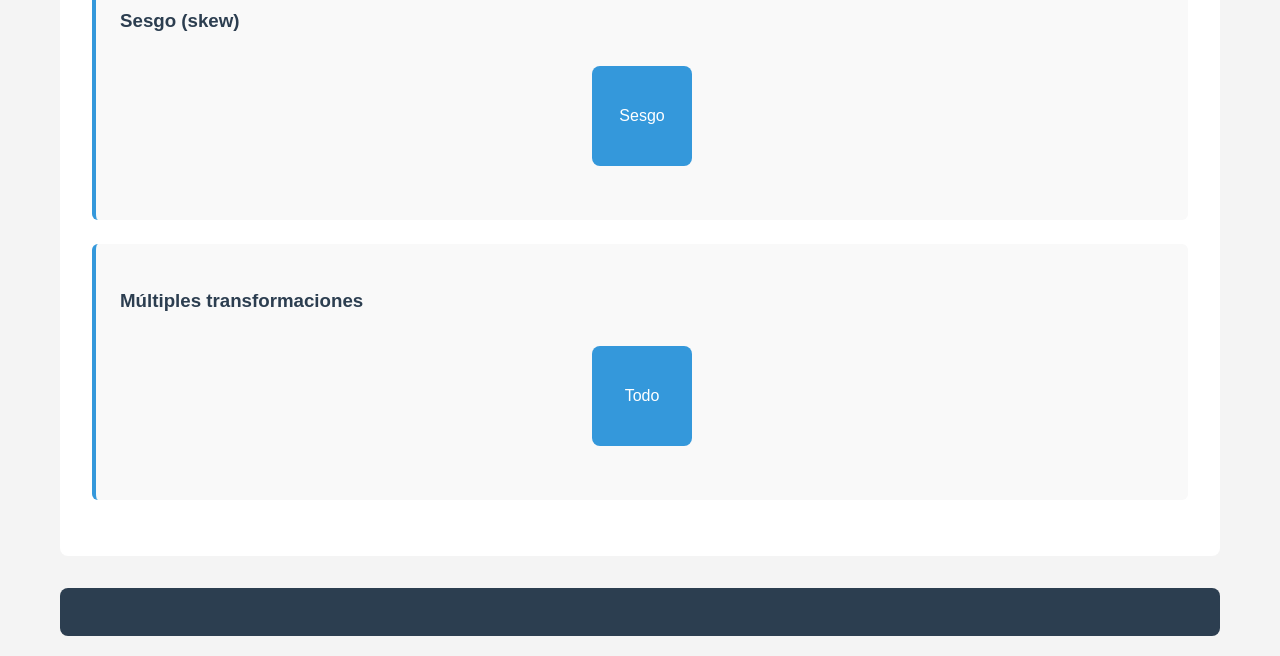
<file: Transformacion.html>
<!DOCTYPE html>
<html lang="en">

<head>
    <meta charset="UTF-8">
    <meta name="viewport" content="width=device-width, initial-scale=1.0">
    <title>Transformacion</title>
    <link rel="stylesheet" href="css/style1.css">
</head>

<body>
    <header>
        <H1>Tutorial</H1>
    </header>
    <nav>
        <ul>
            <li><a href="index.html"> inicio</a></li>
            <li><a href="bordes.html"> Bordes</a></li>
            <li><a href="sombras.html"> Sombras</a></li>
            <li><a href="imagenes.html"> Cajas</a></li>
            <li><a href="Posicion.html"> Posicion</a></li>
            <li><a href="Transformacion.hmtl"> Transformacion</a></li>
            <li><a href="Formularios.html"> Formularios</a></li>
            <li><a href="iframe.html">iframe</a></li>
            <li><a href="Transiciones.html">Transiciones</a></li>
            <li><a href="Columnas.html">Columnas</a></li>
            <li><a href="Video.html">Video</a></li>
            <li><a href="Audio.hmtl">Audio</a></li>
            <li><a href="Transparencias.html">Transparencias</a></li>
            <li><a href="Animacion.html">Animacion</a></li>
        </ul>
    </nav>
    <section>
       <h2>Uso de transform</h2>

    <article>
        <h3>¿Qué es transform?</h3>
        <p>
            La propiedad transform permite modificar la posición, tamaño, rotación
            y forma de un elemento HTML sin usar animaciones.
        </p>
    </article>

    <article>
        <h3>Desplazamiento (translate)</h3>
        <div class="caja translate">Mover</div>
    </article>

    <article>
        <h3>Rotación (rotate)</h3>
        <div class="caja rotate">Rotar</div>
    </article>

    <article>
        <h3>Escala (scale)</h3>
        <div class="caja scale">Escalar</div>
    </article>

    <article>
        <h3>Sesgo (skew)</h3>
        <div class="caja skew">Sesgo</div>
    </article>

    <article>
        <h3>Múltiples transformaciones</h3>
        <div class="caja multiple">Todo</div>
    </article>

    </section>
    <aside></aside>
    <footer></footer>
</body>

</html>
</file>
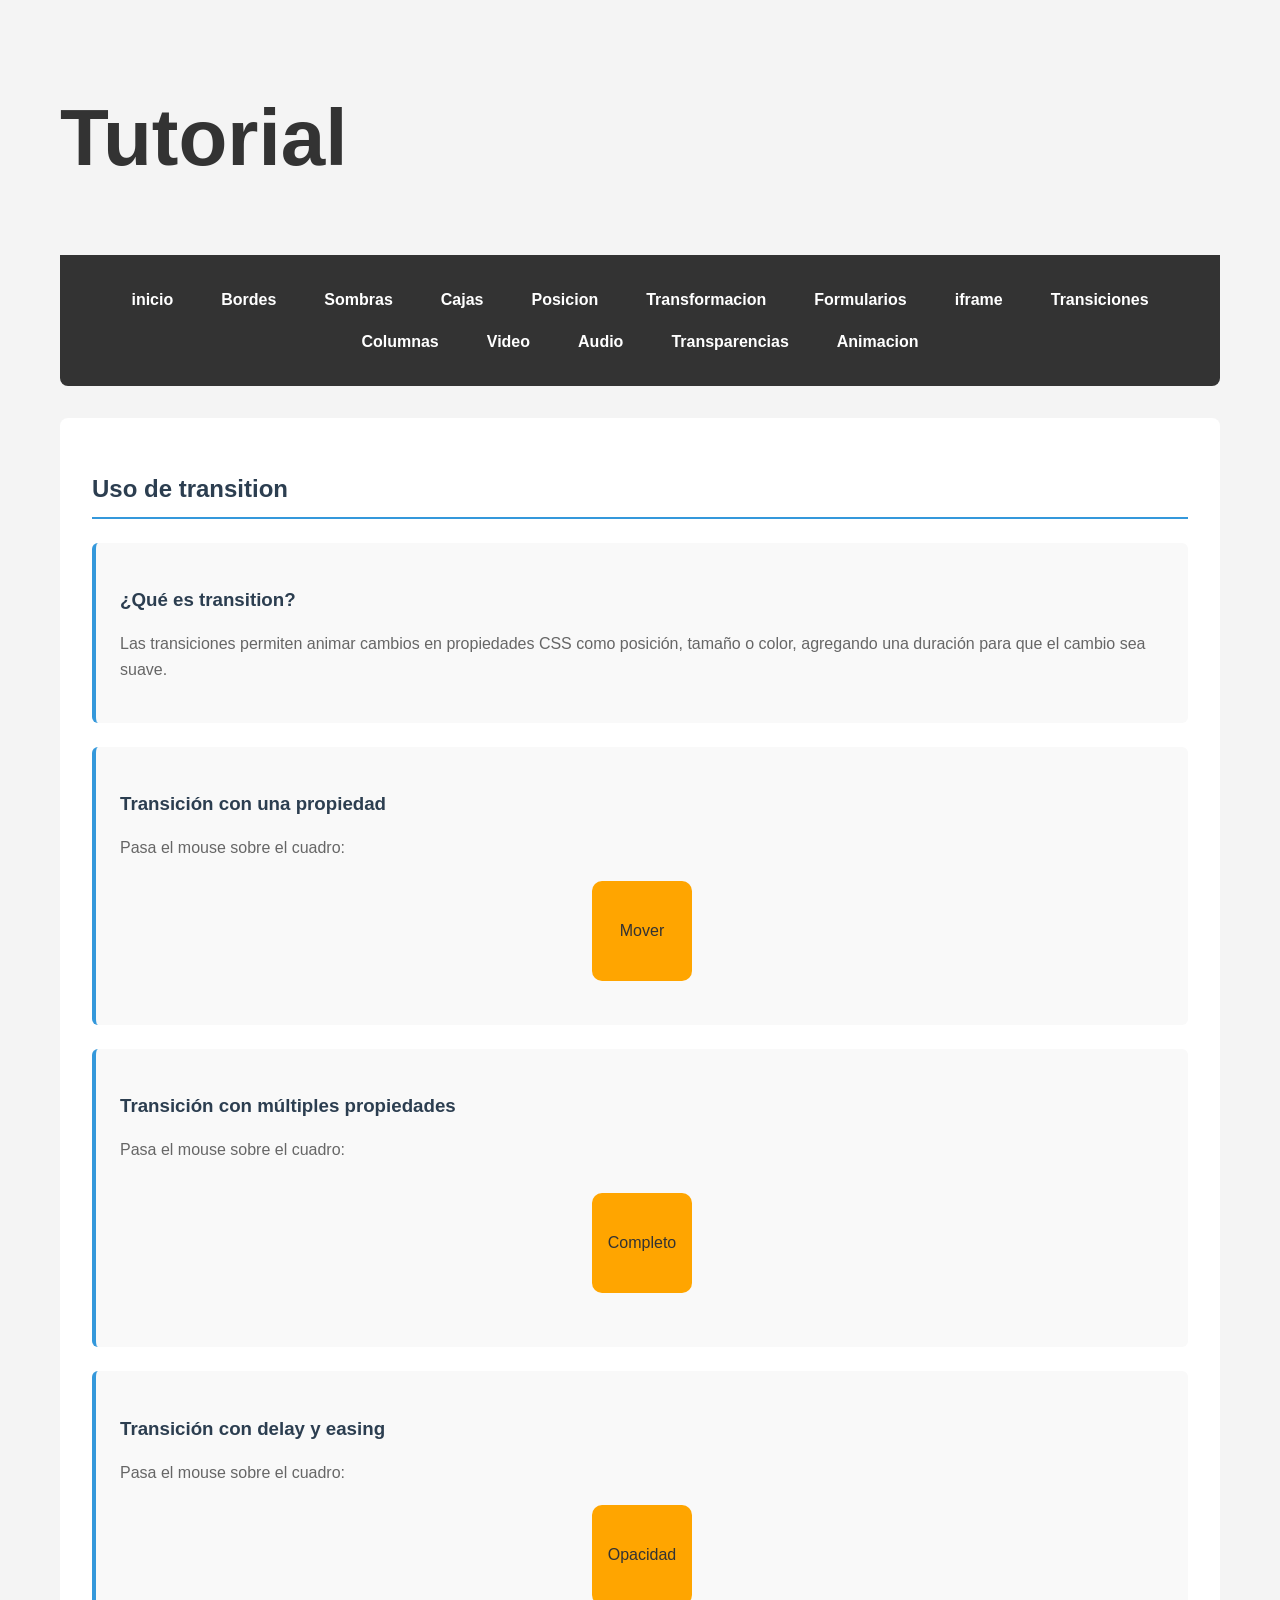
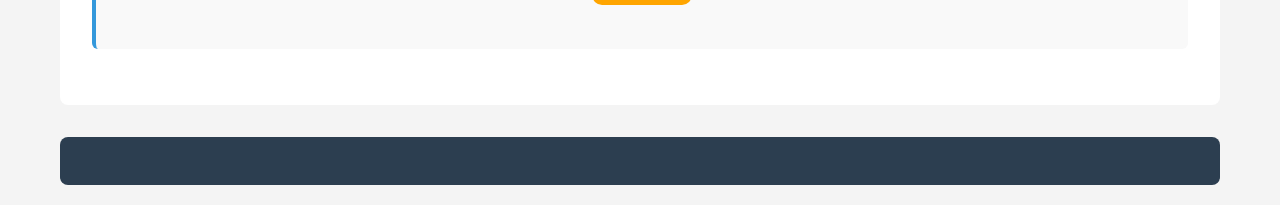
<file: Transiciones.html>
<!DOCTYPE html>
<html lang="en">

<head>
    <meta charset="UTF-8">
    <meta name="viewport" content="width=device-width, initial-scale=1.0">
    <title>Transiciones</title>
    <link rel="stylesheet" href="css/style1.css">
</head>

<body>
    <header>
        <H1>Tutorial</H1>
    </header>
    <nav>
        <ul>
            <li><a href="index.html"> inicio</a></li>
            <li><a href="bordes.html"> Bordes</a></li>
            <li><a href="sombras.html"> Sombras</a></li>
            <li><a href="imagenes.html"> Cajas</a></li>
            <li><a href="Posicion.html"> Posicion</a></li>
            <li><a href="Transformacion.hmtl"> Transformacion</a></li>
            <li><a href="Formularios.html"> Formularios</a></li>
            <li><a href="iframe.html">iframe</a></li>
            <li><a href="Transiciones.html">Transiciones</a></li>
            <li><a href="Columnas.html">Columnas</a></li>
            <li><a href="Video.html">Video</a></li>
            <li><a href="Audio.hmtl">Audio</a></li>
            <li><a href="Transparencias.html">Transparencias</a></li>
            <li><a href="Animacion.html">Animacion</a></li>
        </ul>
    </nav>
    <section>
        <h2>Uso de transition</h2>

        <article>
            <h3>¿Qué es transition?</h3>
            <p>
                Las transiciones permiten animar cambios en propiedades CSS como posición, tamaño o color,
                agregando una duración para que el cambio sea suave.
            </p>
        </article>

        <article>
            <h3>Transición con una propiedad</h3>
            <p>Pasa el mouse sobre el cuadro:</p>

            <div id="martillo1">Mover</div>
        </article>

        <article>
            <h3>Transición con múltiples propiedades</h3>
            <p>Pasa el mouse sobre el cuadro:</p>

            <div id="martillo2">Completo</div>
        </article>

        <article>
            <h3>Transición con delay y easing</h3>
            <p>Pasa el mouse sobre el cuadro:</p>

            <div id="martillo3">Opacidad</div>
        </article>
    </section>
    <aside></aside>
    <footer></footer>
</body>

</html>
</file>
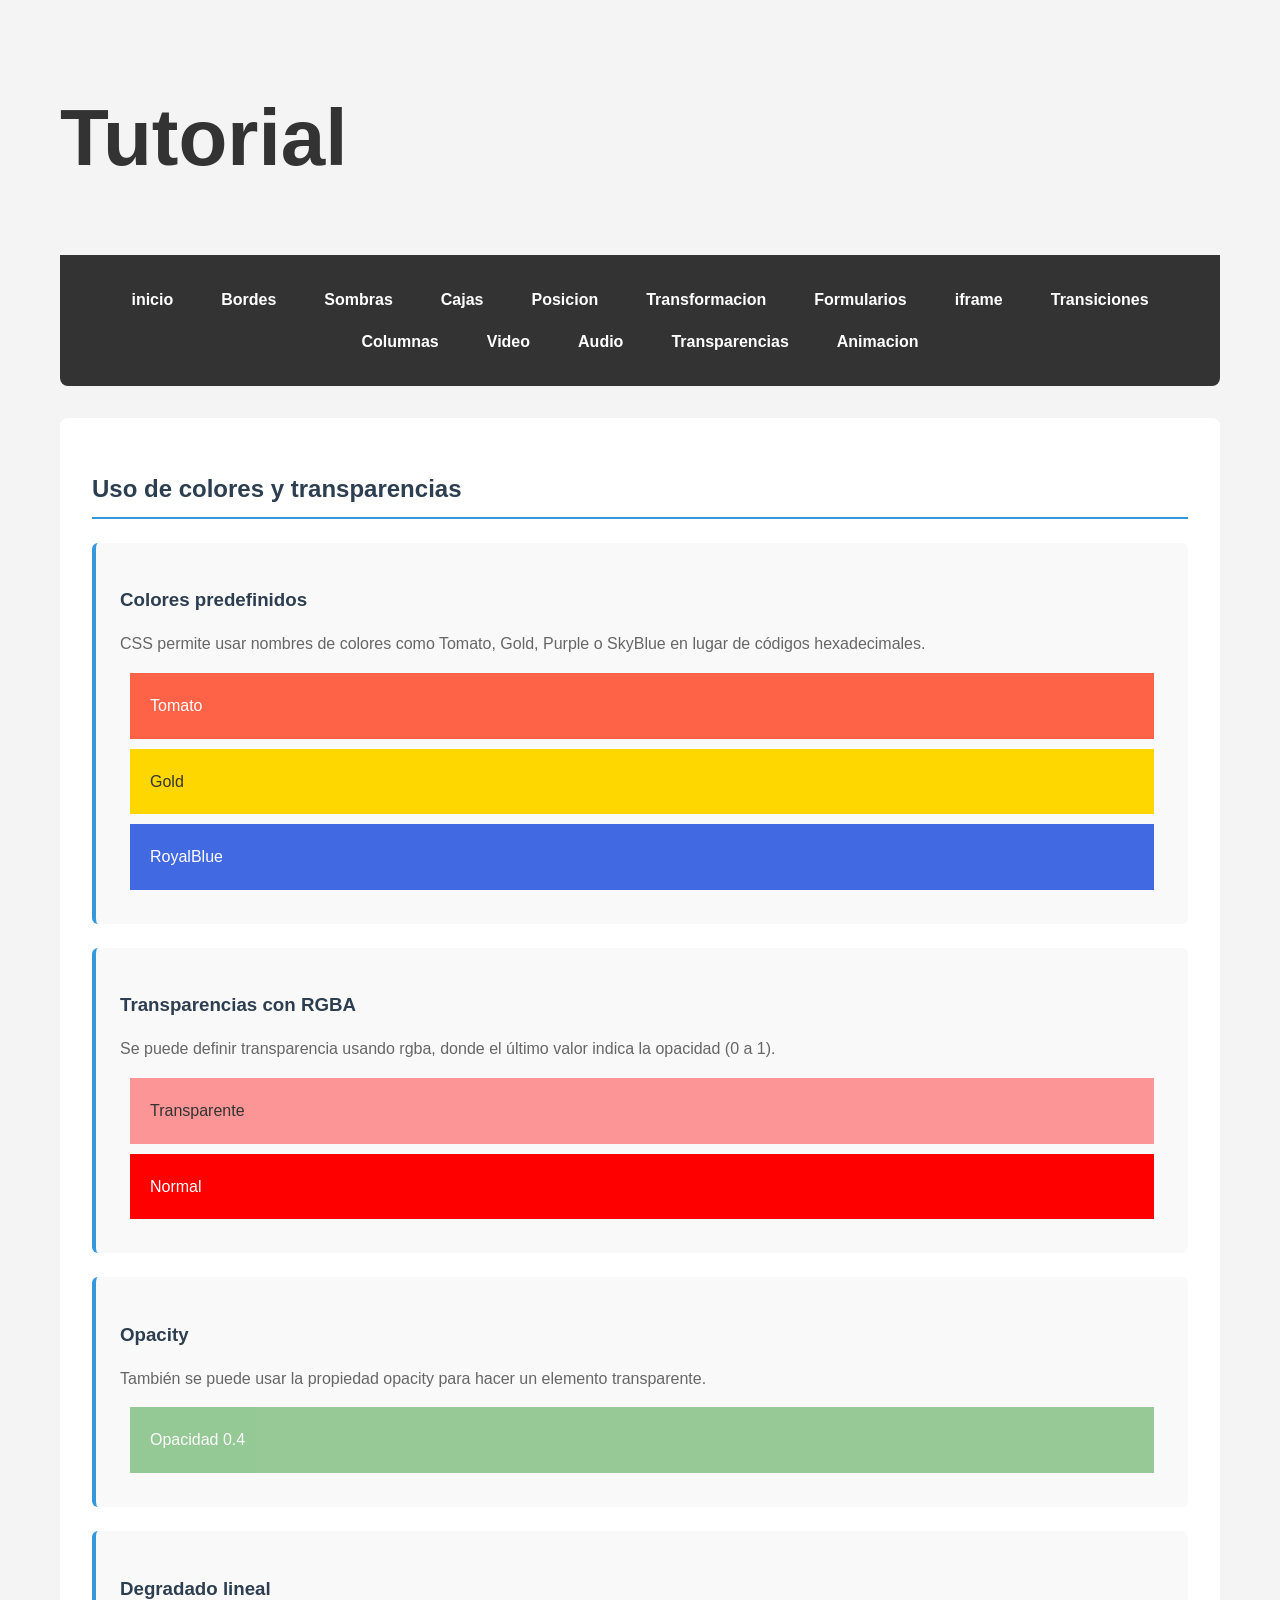
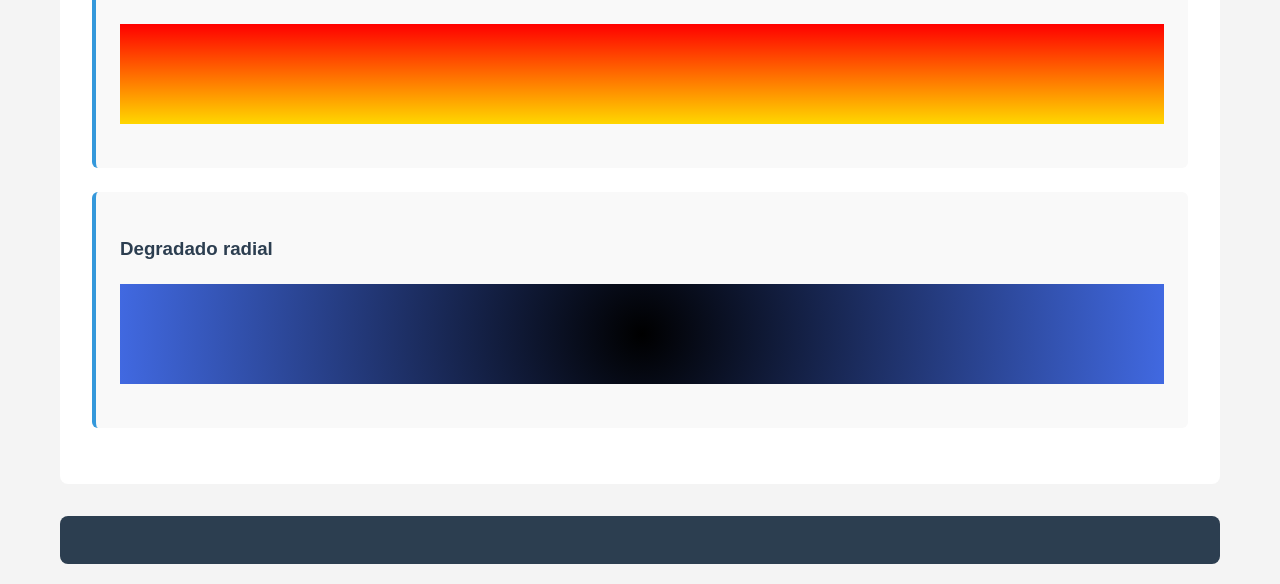
<file: Transparencias.html>
<!DOCTYPE html>
<html lang="en">

<head>
    <meta charset="UTF-8">
    <meta name="viewport" content="width=device-width, initial-scale=1.0">
    <title>Transparencias</title>
    <link rel="stylesheet" href="css/style1.css">
</head>

<body>
    <header>
        <H1>Tutorial</H1>
    </header>
    <nav>
        <ul>
            <li><a href="index.html"> inicio</a></li>
            <li><a href="bordes.html"> Bordes</a></li>
            <li><a href="sombras.html"> Sombras</a></li>
            <li><a href="imagenes.html"> Cajas</a></li>
            <li><a href="Posicion.html"> Posicion</a></li>
            <li><a href="Transformacion.hmtl"> Transformacion</a></li>
            <li><a href="Formularios.html"> Formularios</a></li>
            <li><a href="iframe.html">iframe</a></li>
            <li><a href="Transiciones.html">Transiciones</a></li>
            <li><a href="Columnas.html">Columnas</a></li>
            <li><a href="Video.html">Video</a></li>
            <li><a href="Audio.hmtl">Audio</a></li>
            <li><a href="Transparencias.html">Transparencias</a></li>
            <li><a href="Animacion.html">Animacion</a></li>
        </ul>
    </nav>
    <section>
        <h2>Uso de colores y transparencias</h2>

        <article>
            <h3>Colores predefinidos</h3>
            <p>
                CSS permite usar nombres de colores como Tomato, Gold, Purple o SkyBlue
                en lugar de códigos hexadecimales.
            </p>

            <div class="color1">Tomato</div>
            <div class="color2">Gold</div>
            <div class="color3">RoyalBlue</div>
        </article>

        <article>
            <h3>Transparencias con RGBA</h3>
            <p>
                Se puede definir transparencia usando rgba, donde el último valor
                indica la opacidad (0 a 1).
            </p>

            <div class="transparente">Transparente</div>
            <div class="normal">Normal</div>
        </article>

        <article>
            <h3>Opacity</h3>
            <p>
                También se puede usar la propiedad opacity para hacer un elemento transparente.
            </p>

            <div class="opacidad">Opacidad 0.4</div>
        </article>

        <article>
            <h3>Degradado lineal</h3>
            <div class="degradado1"></div>
        </article>

        <article>
            <h3>Degradado radial</h3>
            <div class="degradado2"></div>
        </article>

    </section>
    <aside></aside>
    <footer></footer>
</body>

</html>
</file>
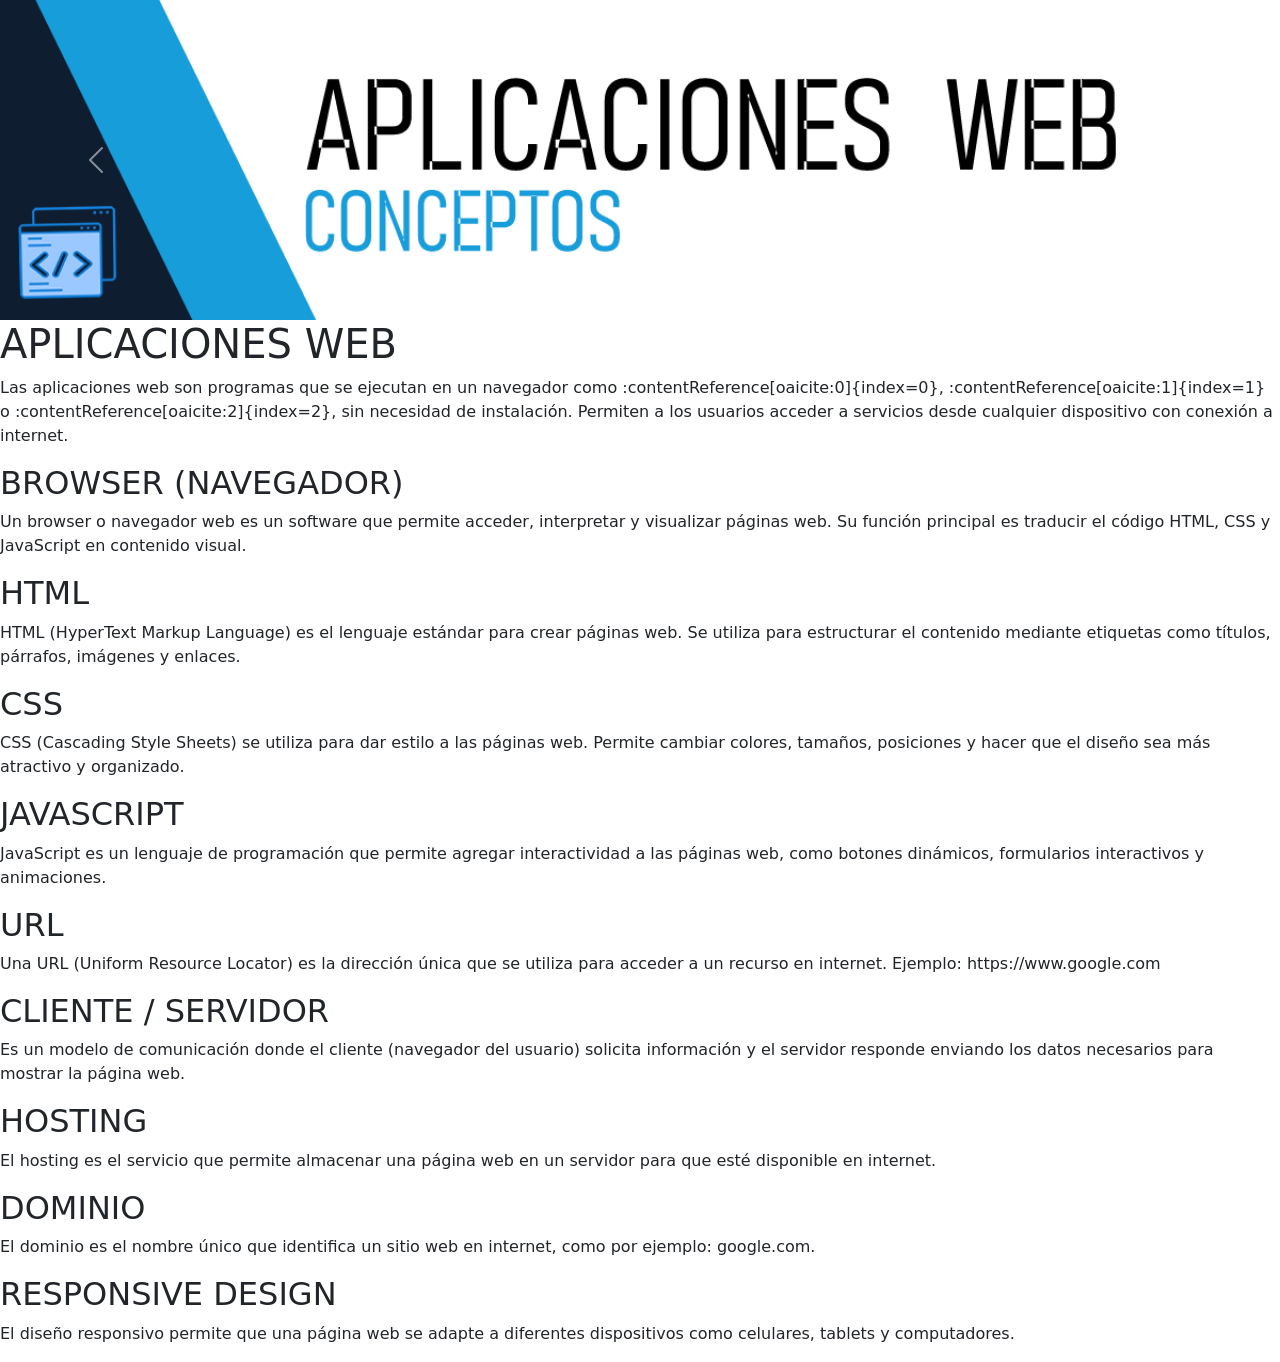
<file: HTML BASICO/HTML.html>
<!DOCTYPE html>
<html>

<head>
    <title>CONCEPTOS WEB</title>

    <link href="https://cdn.jsdelivr.net/npm/bootstrap@5.3.0/dist/css/bootstrap.min.css" rel="stylesheet">

</head>

<body>

    <div id="carouselExample" class="carousel slide" data-bs-ride="carousel">
        <div class="carousel-inner">
            <div class="carousel-item active">
                <img src="imagenes/PAGINA.png" class="d-block w-100" alt="imagen">
            </div>
            <div class="carousel-item">
                <img src="imagenes/PAGINA2.png" class="d-block w-100" alt="imagen">
            </div>
        </div>

        <button class="carousel-control-prev" type="button" data-bs-target="#carouselExample" data-bs-slide="prev">
            <span class="carousel-control-prev-icon"></span>
        </button>

        <button class="carousel-control-next" type="button" data-bs-target="#carouselExample" data-bs-slide="next">
            <span class="carousel-control-next-icon"></span>
        </button>
    </div>
    <h1>APLICACIONES WEB</h1>
    <p>
        Las aplicaciones web son programas que se ejecutan en un navegador como
        :contentReference[oaicite:0]{index=0},
        :contentReference[oaicite:1]{index=1} o
        :contentReference[oaicite:2]{index=2}, sin necesidad de instalación.
        Permiten a los usuarios acceder a servicios desde cualquier dispositivo con conexión a internet.
    </p>

    <h2>BROWSER (NAVEGADOR)</h2>
    <p>
        Un browser o navegador web es un software que permite acceder, interpretar y visualizar páginas web.
        Su función principal es traducir el código HTML, CSS y JavaScript en contenido visual.
    </p>

    <h2>HTML</h2>
    <p>
        HTML (HyperText Markup Language) es el lenguaje estándar para crear páginas web.
        Se utiliza para estructurar el contenido mediante etiquetas como títulos, párrafos, imágenes y enlaces.
    </p>

    <h2>CSS</h2>
    <p>
        CSS (Cascading Style Sheets) se utiliza para dar estilo a las páginas web.
        Permite cambiar colores, tamaños, posiciones y hacer que el diseño sea más atractivo y organizado.
    </p>

    <h2>JAVASCRIPT</h2>
    <p>
        JavaScript es un lenguaje de programación que permite agregar interactividad a las páginas web,
        como botones dinámicos, formularios interactivos y animaciones.
    </p>

    <h2>URL</h2>
    <p>
        Una URL (Uniform Resource Locator) es la dirección única que se utiliza para acceder a un recurso en internet.
        Ejemplo: https://www.google.com
    </p>

    <h2>CLIENTE / SERVIDOR</h2>
    <p>
        Es un modelo de comunicación donde el cliente (navegador del usuario) solicita información
        y el servidor responde enviando los datos necesarios para mostrar la página web.
    </p>

    <h2>HOSTING</h2>
    <p>
        El hosting es el servicio que permite almacenar una página web en un servidor para que esté disponible en
        internet.
    </p>

    <h2>DOMINIO</h2>
    <p>
        El dominio es el nombre único que identifica un sitio web en internet, como por ejemplo: google.com.
    </p>

    <h2>RESPONSIVE DESIGN</h2>
    <p>
        El diseño responsivo permite que una página web se adapte a diferentes dispositivos como celulares, tablets y
        computadores.
    </p>
    <script src="https://cdn.jsdelivr.net/npm/bootstrap@5.3.0/dist/js/bootstrap.bundle.min.js"></script>

</body>

</html>
</file>
<file: css/style1.css>
* {
    margin: 5;
    padding: 0;
    box-sizing: border-box;
}

body {
    font-family: Arial, Helvetica, sans-serif;
    line-height: 1.6;
    color: #333;
    background-color: #f4f4f4;
    max-width: 1200px;
    margin: 0 auto;
    padding: 20px;
}

header {
    font-size: 2.5rem;
    margin-bottom: 0.5rem;
}

nav {
    background-color: #333;
    padding: 1rem;
    border-radius: 0 0 8px 8px;
    margin-bottom: 2rem;
}

nav ul {
    list-style: none;
    display: flex;
    justify-content: center;
    flex-wrap: wrap;
    gap: 1rem;
}

nav ul li a {
    color: white;
    text-decoration: none;
    font-weight: bold;
    padding: 0.5rem 1rem;
    border-radius: 4px;
    transition: background-color 0.3s ease;
}

nav ul li a:hover {
    background-color: #b9bfc5;
}
article{
    background-color: #f9f9f9;
    padding: 1.5rem;
    margin-bottom: 1.5rem;
    border-radius: 6px;
    border-left: 4px solid #3498db;
}
article h3{
    color: #2c3e50;
    margin-bottom: 1rem;
}
article p {
    color: #666;
}
footer{
    background-color: #2c3e50;
    color: white;
    text-align: center;
    padding: 1.5rem;
    border-radius: 8px;
    margin-top: 2rem;
}
section{
    flex: 2;
    min-width: 300px;
    background-color: white;
    padding: 2rem;
    border-radius: 8px;
    box-shadow: 0 2px 5 px rgba(0,0,0,0.2);
}
section h2{
    color: #2c3e50;
    margin-bottom: 1.5rem;
    border-bottom: 2px solid #3498db;
    padding-bottom: 0.5rem;

}
#fondo{
    color: #f4f4f4;
   background-color:#2c3e50;
   width: 100px;
   height: 60px;
    padding-left: 10px;
}
#fondo1{
    width: 150px;
    height: 70px;
     background-color:rgba(23,10,3,0.1);
}
#fondo2{
    width: 1200px;
    height: 300px;
    background:url('../imagenes/aa.jpg');
    background-repeat: repeat-y;
    background-size: 200px 100px;
}
#fondo3{
  background:url('../img/css.png'), url('../img/rayas3.png'), url('../img/infantil.gif');
}
#fondo4{
  background:url('../imagenes/fondo.jpg'), url('../imagenes/logo.png'), url('../img/infantil.gif');
}

#columnas {
   column-count: 4;
   column-gap: 20px;
   column-rule: 4px double black;
   list-style: none;

   -webkit-column-count: 4;
   -webkit-column-gap: 20px;
   -webkit-column-rule: 4px double black;

   -moz-column-count: 4;
   -moz-column-gap: 20px;
   -moz-column-rule: 4px double black;

   -o-column-count: 4;
   -o-column-gap: 20px;
   -o-column-rule: 4px double black;

   -ms-column-count: 4;
   -ms-column-gap: 20px;
   -ms-column-rule: 4px double black;
}


.col {
    column-count: 4;
    column-gap: 20px;
    list-style: none;
    margin-bottom: 20px;
}

.solid { column-rule: 4px solid black; }
.dotted { column-rule: 4px dotted black; }
.dashed { column-rule: 4px dashed black; }
.double { column-rule: 4px double black; }
.groove { column-rule: 4px groove black; }
.ridge { column-rule: 4px ridge black; }
.inset { column-rule: 4px inset black; }
.outset { column-rule: 4px outset black; }


.caja {
    width: 200px;
    height: 100px;
    margin: 20px auto;
    background-color: white;
    text-align: center;
    line-height: 100px;
    border-radius: 10px;
}

.sombra1 {
    box-shadow: 6px 20px 10px black;
}
.sombra2 {
    box-shadow: 7px 9px 15px black inset;
}
.sombra3 {
    box-shadow: 0px 0px 30px blue;
}
#apartado1 {
    text-shadow: 10px 10px 5px gray;
    text-align: center;
    font-size: 20px;
}
.sombra4 {
    box-shadow: 0px 0px 20px red inset, 0px 0px 25px blue;
}

#martillo1, #martillo2, #martillo3 {
    width: 100px;
    height: 100px;
    background-color: orange;
    text-align: center;
    line-height: 100px;
    margin: 20px auto;
    border-radius: 10px;
    position: relative;
}
#martillo1 {
    transition: left 1.5s;
}

#martillo1:hover {
    left: 200px;
}

#martillo2 {
    transition: left 1.5s, background-color 2s, width 1s, height 1s, padding-left 1s, padding-top 1s;
}

#martillo2:hover {
    left: 200px;
    background-color: black;
    width: 200px;
    height: 150px;
    padding-left: 20px;
    padding-top: 20px;
    color: white;
}
#martillo3 {
    transition: opacity 2s ease-out 0.5s;
}

#martillo3:hover {
    opacity: 0;
}

.color1 {
    background-color: tomato;
    padding: 20px;
    margin: 10px;
    color: white;
}

.color2 {
    background-color: gold;
    padding: 20px;
    margin: 10px;
}

.color3 {
    background-color: royalblue;
    padding: 20px;
    margin: 10px;
    color: white;
}

.transparente {
    background-color: rgba(255, 0, 0, 0.4);
    padding: 20px;
    margin: 10px;
}

.normal {
    background-color: red;
    padding: 20px;
    margin: 10px;
    color: white;
}

.opacidad {
    background-color: green;
    padding: 20px;
    margin: 10px;
    opacity: 0.4;
    color: white;
}

.degradado1 {
    width: 100%;
    height: 100px;
    margin: 20px 0;
    background: linear-gradient(top, red, gold);
    background: -webkit-linear-gradient(top, red, gold);
    background: -moz-linear-gradient(top, red, gold);
    background: -o-linear-gradient(top, red, gold);
}

.degradado2 {
    width: 100%;
    height: 100px;
    margin: 20px 0;
    background: radial-gradient(circle, black, royalblue);
}

.caja {
    width: 120px;
    height: 80px;
    background-color: orange;
    text-align: center;
    line-height: 80px;
    margin: 20px;
    border-radius: 8px;
    color: black;
}

.relative {
    position: relative;
    left: 50px;
    top: 10px;
    background-color: lightblue;
}

.contenedor {
    position: relative;
    height: 150px;
    background-color: #ddd;
}

.absolute {
    position: absolute;
    top: 20px;
    left: 100px;
    background-color: lightgreen;
}

.fixed {
    position: fixed;
    bottom: 20px;
    right: 20px;
    background-color: red;
    color: white;
}

#martillo, #martillo2 {
    width: 100px;
    height: 100px;
    background-color: orange;
    margin: 30px auto;
    border-radius: 10px;
}
#martillo:hover {
    animation: girar 2s;
}
@keyframes girar {
    0% {
        transform: rotate(0deg);
    }
    50% {
        transform: rotate(90deg);
    }
    100% {
        transform: rotate(0deg);
    }
}
#martillo2 {
    position: relative;
    animation: movimiento 2s infinite;
}
@keyframes movimiento {
    0% {
        transform: rotate(0deg);
        top: 0px;
    }
    42% {
        transform: rotate(90deg);
        top: 50px;
    }
    60% {
        transform: rotate(90deg);
        top: 50px;
    }
    100% {
        transform: rotate(0deg);
        top: 0px;
    }
}

iframe {
    border-radius: 8px;
    margin-top: 10px;
}

#mapa {
    margin-top: 20px;
    border: 2px solid #3498db;
    padding: 10px;
    border-radius: 8px;
}
form {
    background-color: #f9f9f9;
    padding: 20px;
    border-radius: 8px;
}

input {
    padding: 8px;
    border-radius: 5px;
    border: 1px solid #ccc;
}

input[required] {
    border-color: blue;
    box-shadow: 0 0 5px blue;
}

input:invalid {
    border-color: red;
    box-shadow: 0 0 5px red;
}

input:valid {
    border-color: green;
    box-shadow: 0 0 5px green;
}
.caja {
    width: 100px;
    height: 100px;
    background-color: #3498db;
    color: white;
    display: flex;
    align-items: center;
    justify-content: center;
    margin: 30px auto;
    border-radius: 8px;
}
.translate:hover {
    transform: translate(100px, 20px);
    -webkit-transform: translate(100px, 20px);
    -moz-transform: translate(100px, 20px);
    -o-transform: translate(100px, 20px);
    -ms-transform: translate(100px, 20px);
}
.rotate:hover {
    transform: rotate(45deg);
    -webkit-transform: rotate(45deg);
    -moz-transform: rotate(45deg);
    -o-transform: rotate(45deg);
    -ms-transform: rotate(45deg);
}

.scale:hover {
    transform: scale(1.5, 1.5);
    -webkit-transform: scale(1.5, 1.5);
    -moz-transform: scale(1.5, 1.5);
    -o-transform: scale(1.5, 1.5);
    -ms-transform: scale(1.5, 1.5);
}

.skew:hover {
    transform: skew(10deg, 20deg);
    -webkit-transform: skew(10deg, 20deg);
    -moz-transform: skew(10deg, 20deg);
    -o-transform: skew(10deg, 20deg);
    -ms-transform: skew(10deg, 20deg);
}

.multiple:hover {
    transform: translate(50px, 0px) rotate(30deg) scale(0.8, 0.8);
    -webkit-transform: translate(50px, 0px) rotate(30deg) scale(0.8, 0.8);
    -moz-transform: translate(50px, 0px) rotate(30deg) scale(0.8, 0.8);
    -o-transform: translate(50px, 0px) rotate(30deg) scale(0.8, 0.8);
    -ms-transform: translate(50px, 0px) rotate(30deg) scale(0.8, 0.8);
}
.borde-ejemplo{
    border:2px solid grey;
    padding:10px;
    margin:20px 0;
}

#apartado1{
    width:300px;
    height:100px;
    border:3px solid brown;
    border-radius:22px;
    padding:10px;
    margin:20px 0;
}

#apartado2{
    width:300px;
    height:100px;
    border:3px solid brown;
    border-radius:22px;
    background-color:#e3d193;
    padding:9px;
}
</file>
